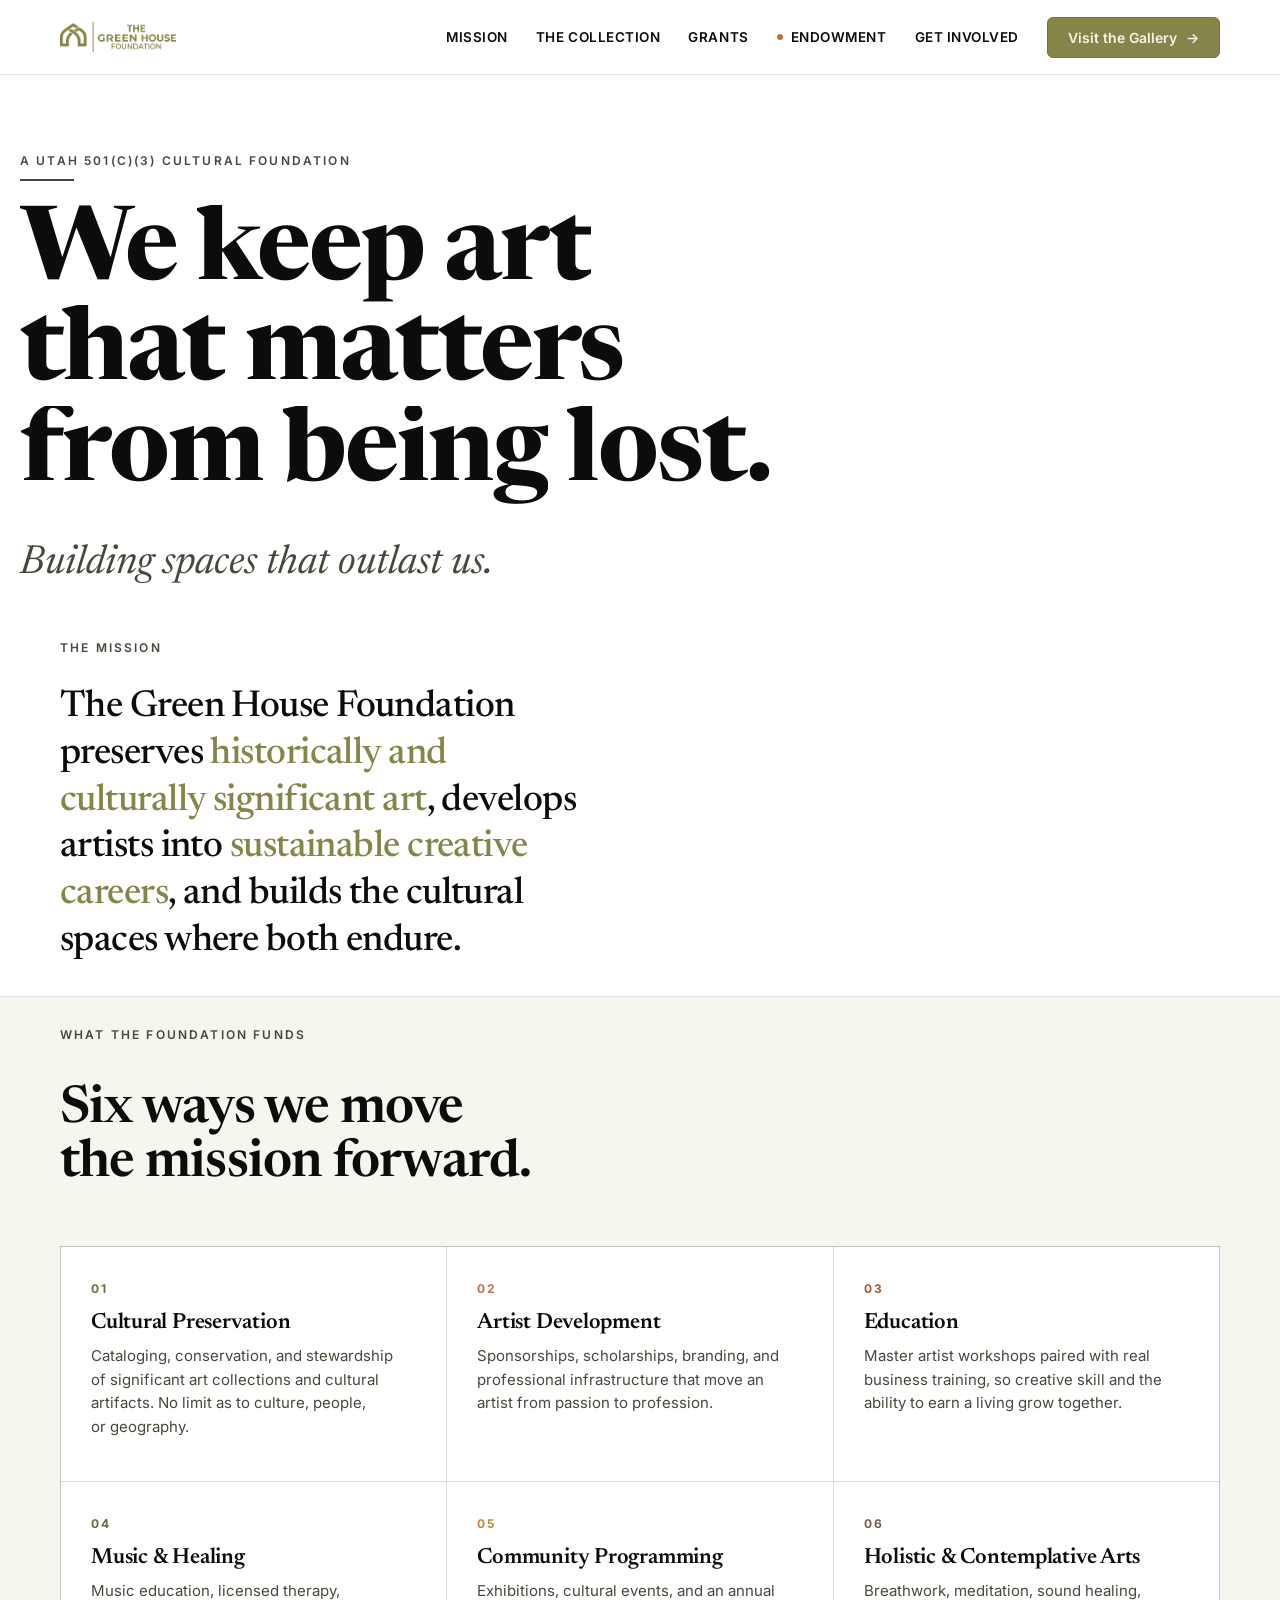
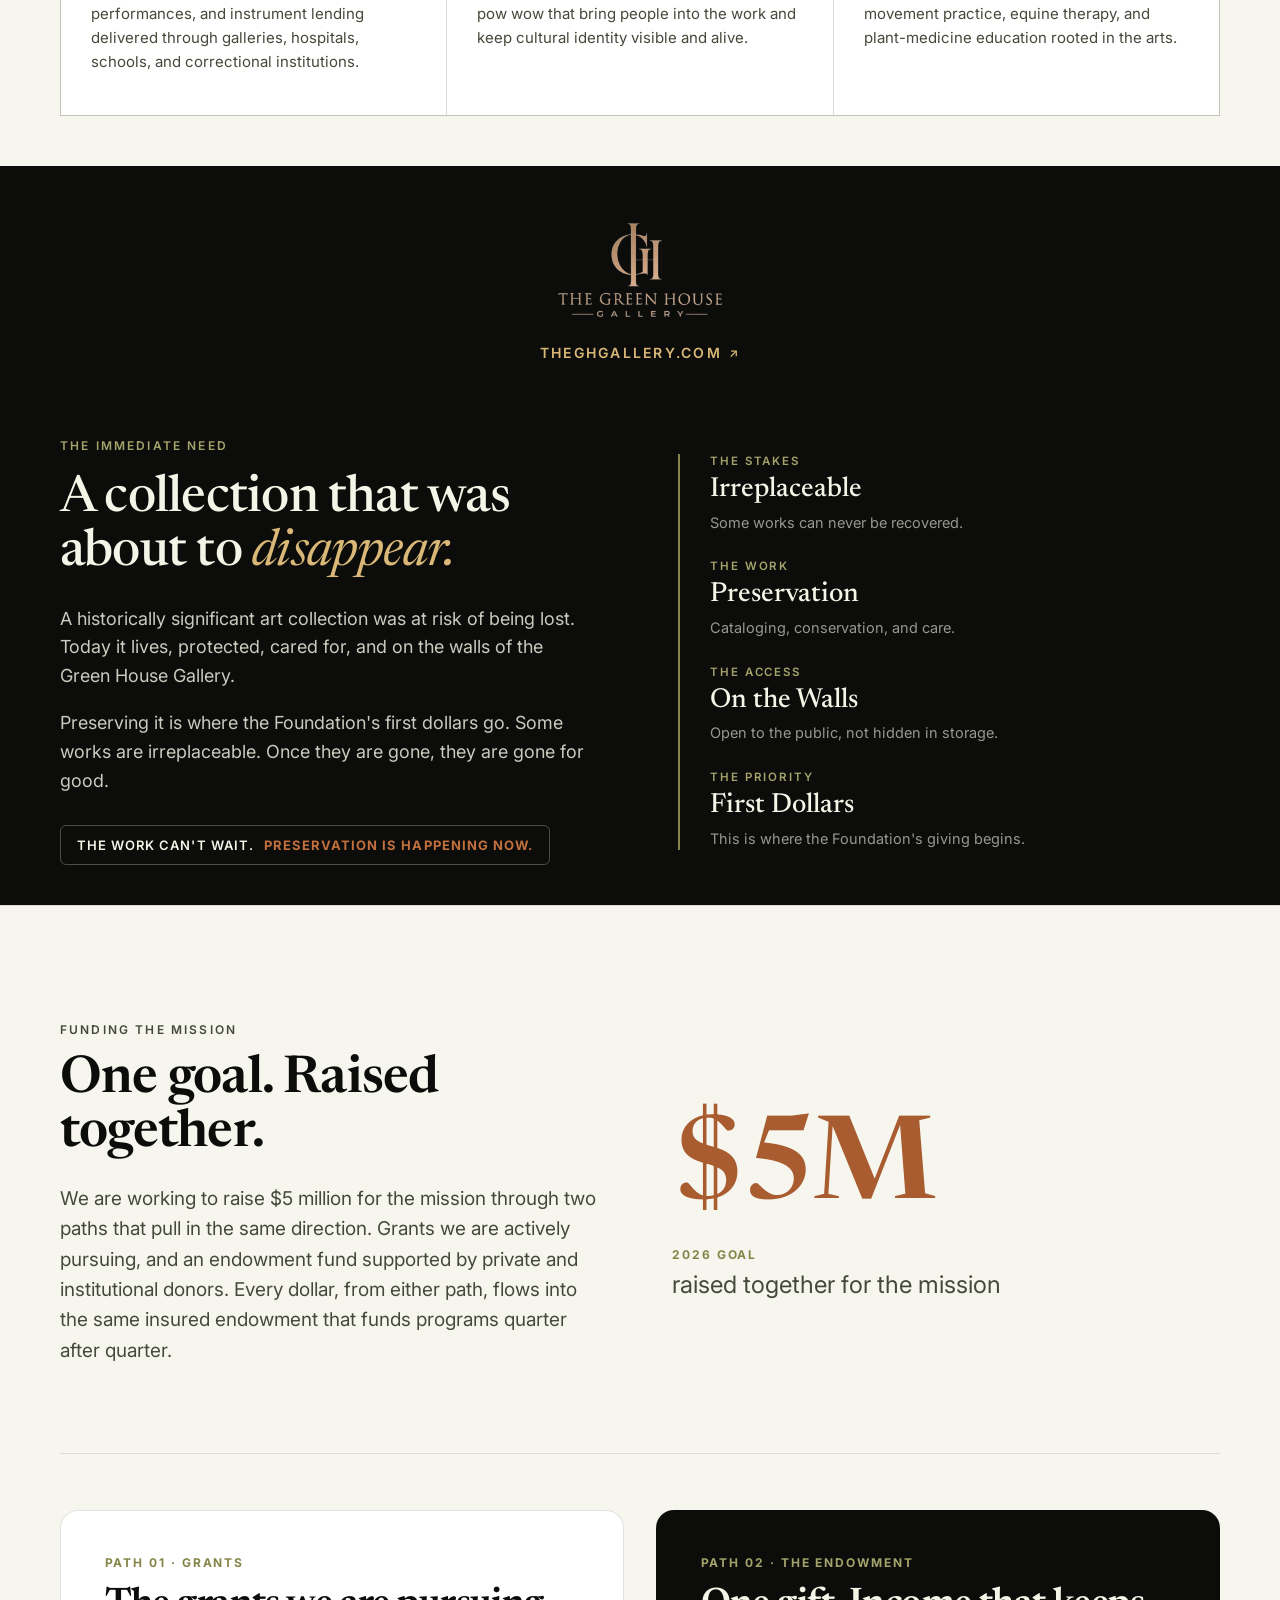
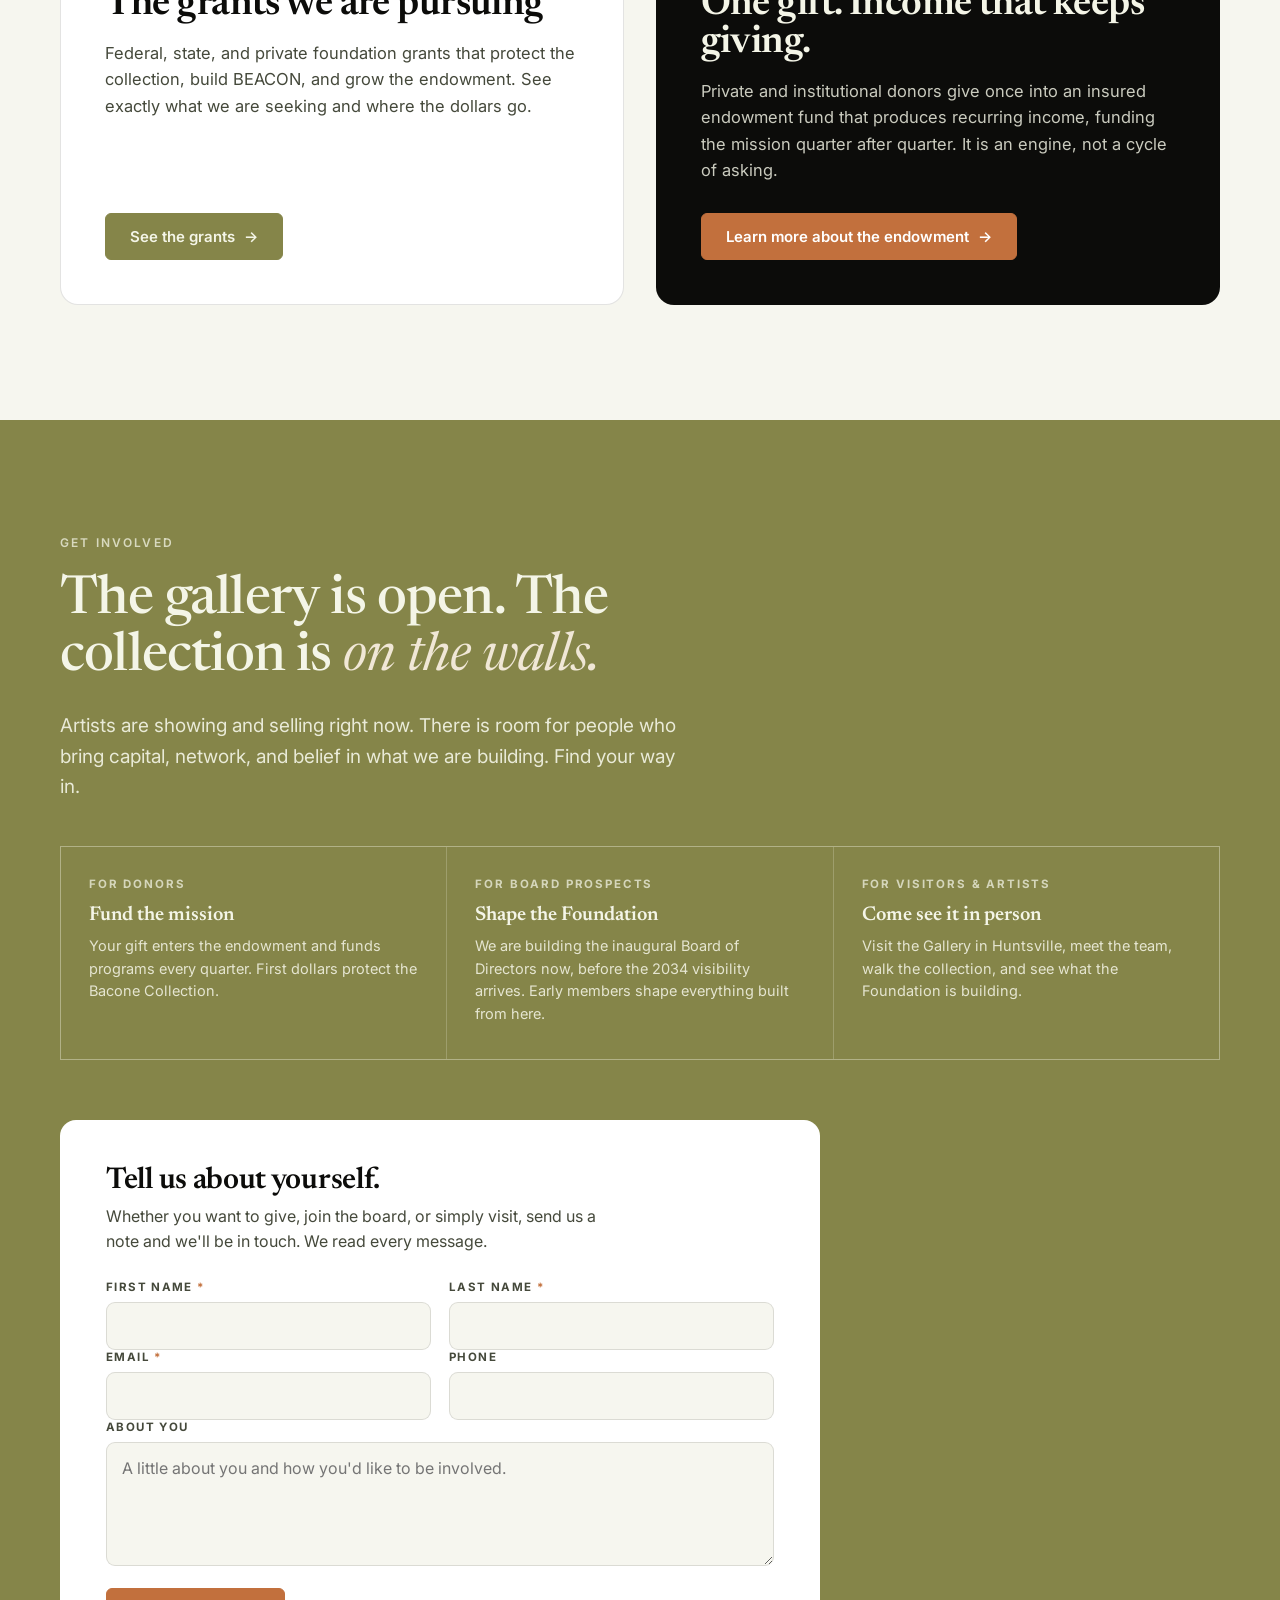
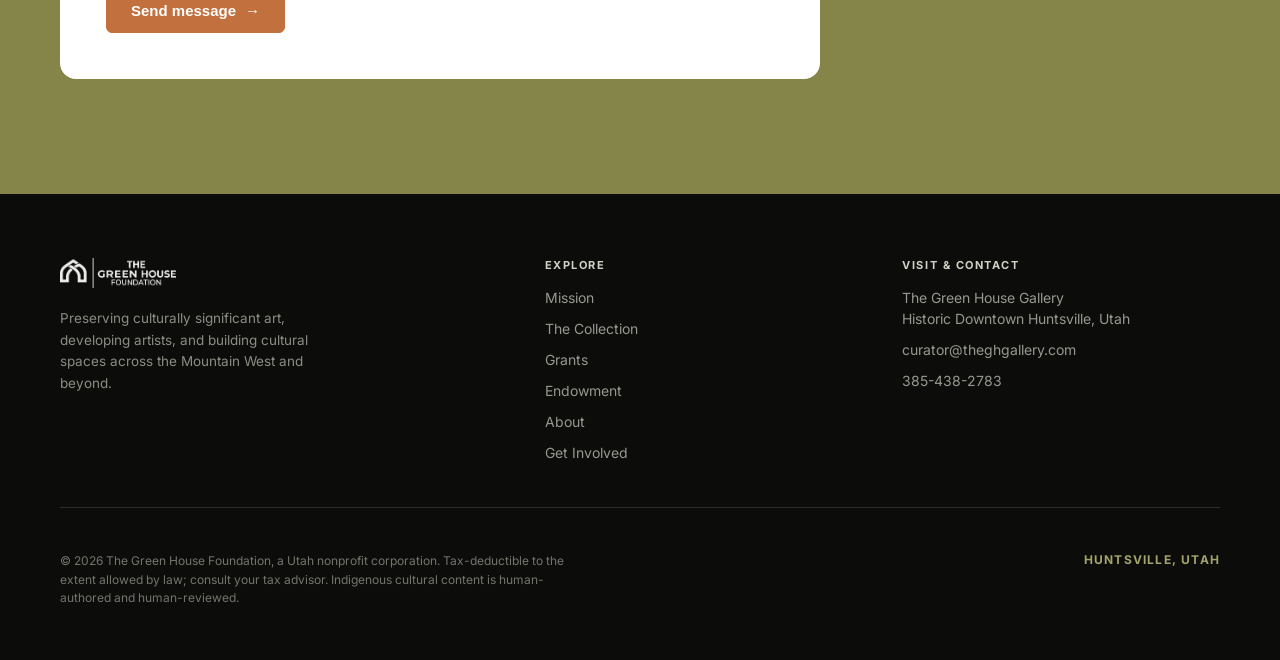
<file: index.html>
<!-- @dsCard group="Foundation Website" viewport="1280x900" name="Foundation website" subtitle="Real mission: preserve, develop, build — Bacone, BEACON, the corridor, endowment" -->
<!DOCTYPE html>
<html lang="en">
<head>
<meta charset="utf-8" />
<meta name="viewport" content="width=device-width, initial-scale=1" />
<title>The Green House Foundation | We keep art that matters from being lost</title>
<meta name="description" content="The Green House Foundation preserves culturally significant art, develops artists into sustainable creative careers, and builds cultural spaces. A Utah 501(c)(3)." />
<link rel="stylesheet" href="styles.css" />
<link rel="preconnect" href="https://fonts.googleapis.com" />
<link rel="preconnect" href="https://fonts.gstatic.com" crossorigin />
<link rel="stylesheet" href="https://fonts.googleapis.com/css2?family=Newsreader:ital,opsz,wght@0,6..72,400;0,6..72,500;0,6..72,600;0,6..72,700;1,6..72,400;1,6..72,500;1,6..72,600;1,6..72,700&family=Inter:wght@400;500;600;700&display=swap" />
<script>
document.documentElement.className += ' js-anim';
/* Tweakable controls — defaults persisted by the host between the EDITMODE markers. */
window.__TWK = /*EDITMODE-BEGIN*/{
  "film": false,
  "accent": "ink",
  "headline": "rise-blur"
}/*EDITMODE-END*/;
(function (t) {
  var r = document.documentElement;
  r.setAttribute('data-film', t.film ? 'on' : 'off');   /* film off = video removed */
  r.setAttribute('data-accent', t.accent);
  r.setAttribute('data-headline', t.headline);
})(window.__TWK);
</script>
<style>
  :root {
    --ink: #0C0C0A;          /* true black */
    --ink-2: #45493B;        /* secondary ink */
    --paper: #FFFFFF;
    --paper-2: #F6F6EF;      /* warm off-white */
    --hair: rgba(26,30,20,0.12);
    --olive-deep: #6F6F3D;
    --clay: #C2704F;
    --ochre: #DAB877;
    --sage: #A3A36B;
    --ground: #F0E7D6;
    --ember: #C2703D;
    --ember-deep: #A85C2F;
    /* self-contained fallbacks (also defined in styles.css; inlined so the page
       renders correctly even if the external stylesheet does not load) */
    --olive: #858549;
    --cream: #F4F5E7;
    --font-display: 'Newsreader', Georgia, 'Times New Roman', serif;
    --font-body: 'Inter', system-ui, -apple-system, 'Segoe UI', sans-serif;
  }
  * { box-sizing: border-box; }
  html, body { margin: 0; background: var(--paper); }
  body { font-family: var(--font-body); color: var(--ink); -webkit-font-smoothing: antialiased; }

  .display { font-family: var(--font-display); font-optical-sizing: auto; font-weight: 700; letter-spacing: -0.02em; line-height: 0.98; }
  .serif-5 { font-family: var(--font-display); font-optical-sizing: auto; font-weight: 500; letter-spacing: -0.015em; }
  .serif-6 { font-family: var(--font-display); font-optical-sizing: auto; font-weight: 600; letter-spacing: -0.015em; }
  .eyebrow { font-family: var(--font-body); font-size: 12px; font-weight: 600; letter-spacing: 0.18em; text-transform: uppercase; }
  .wrap { max-width: 1240px; margin: 0 auto; padding: 0 40px; }

  /* ---- Buttons ---- */
  .btn { display: inline-flex; align-items: center; gap: 9px; padding: 13px 24px; font-size: 15px; font-weight: 600; border-radius: 6px; border: 1px solid transparent; cursor: pointer; text-decoration: none; white-space: nowrap; transition: background .16s, color .16s, border-color .16s, transform .12s; }
  .btn .arr { transition: transform .18s; }
  .btn:hover .arr { transform: translateX(4px); }
  .btn:active { transform: translateY(1px); }
  .btn-olive { background: var(--olive); color: var(--cream); border-color: var(--olive); }
  .btn-olive:hover { background: var(--olive-deep); border-color: var(--olive-deep); }
  .btn-line { background: transparent; color: #20241A; border-color: #20241A; }
  .btn-line:hover { background: #20241A; color: var(--cream); }
  .btn-ember { background: var(--ember); color: #fff; border-color: var(--ember); }
  .btn-ember:hover { background: var(--ember-deep); border-color: var(--ember-deep); }
  .btn-cream { background: var(--cream); color: var(--olive-deep); border-color: var(--cream); }
  .btn-cream:hover { background: #fff; }
  .btn-cream-ghost { background: transparent; color: var(--cream); border-color: rgba(244,245,231,0.55); }
  .btn-cream-ghost:hover { background: rgba(244,245,231,0.12); }
  .btn-sm { padding: 11px 20px; font-size: 14px; }

  /* ---- Nav ---- */
  header.nav { position: sticky; top: 0; z-index: 30; background: rgba(255,255,255,0.86); backdrop-filter: blur(12px); -webkit-backdrop-filter: blur(12px); border-bottom: 1px solid var(--hair); }
  .nav-inner { display: flex; align-items: center; justify-content: space-between; height: 74px; }
  .nav-links { display: flex; align-items: center; gap: 28px; }
  .nav-links a.lnk { font-size: 13.5px; font-weight: 600; letter-spacing: 0.04em; text-transform: uppercase; color: var(--ink); text-decoration: none; position: relative; padding: 4px 0; white-space: nowrap; }
  .nav-links a.lnk::after { content: ""; position: absolute; left: 0; right: 0; bottom: 0; height: 2px; background: var(--clay); transform: scaleX(0); transform-origin: left; transition: transform .25s cubic-bezier(.16,1,.3,1); }
  .nav-links a.lnk:hover::after { transform: scaleX(1); }
  /* Endowment = the donor path: ember marker that quietly pulses for recognition */
  .nav-links a.lnk.endow { display: inline-flex; align-items: center; gap: 8px; }
  .nav-links a.lnk.endow::before { content: ""; width: 6px; height: 6px; border-radius: 50%; background: var(--ember); animation: endowPulse 2.8s ease-in-out infinite; }
  @keyframes endowPulse { 0%, 100% { box-shadow: 0 0 0 0 rgba(194,112,61,0.5); } 55% { box-shadow: 0 0 0 6px rgba(194,112,61,0); } }
  .logo { height: 30px; width: auto; display: block; }
  /* brand lockup: Foundation logo + Gallery wordmark link */
  .nav-brand { display: flex; align-items: center; gap: 15px; }
  .nav-brand .divider { width: 1px; height: 22px; background: var(--hair); }
  .gallery-link { font-size: 12.5px; font-weight: 600; letter-spacing: 0.05em; text-transform: uppercase; color: var(--ink-2); text-decoration: none; display: inline-flex; align-items: center; gap: 5px; white-space: nowrap; transition: color .16s; }
  .gallery-link:hover { color: var(--clay); }
  .gallery-link .ext { font-size: 12px; line-height: 1; transform: translateY(-1px); }

  /* ---- Hero ---- */
  .hero { padding: 76px 0 36px; }
  .hero h1 { font-size: clamp(48px, 8vw, 116px); margin: 0; max-width: 15ch; color: var(--ink); }
  .hero .lead { display: flex; justify-content: space-between; align-items: flex-end; gap: 40px; margin-top: 30px; flex-wrap: wrap; }
  .hero .lead p { font-family: var(--font-display); font-style: italic; font-weight: 400; font-size: clamp(20px, 2vw, 26px); line-height: 1.4; color: var(--ink-2); max-width: 34ch; margin: 0; }
  .hero .cta-row { display: flex; gap: 14px; flex-wrap: wrap; }

  /* hero video */
  .video { position: relative; margin-top: 44px; border-radius: 18px; overflow: hidden; aspect-ratio: 16 / 7; background: linear-gradient(115deg, #cdd8c6, #b9c7c9 45%, #e3d2bf 100%); }
  .video .hero-vid { position: absolute; inset: 0; width: 100%; height: 100%; object-fit: cover; border: 0; z-index: 1; }
  .video .grain-l { position: absolute; inset: 0; opacity: 0.10; mix-blend-mode: overlay; z-index: 2;
    background-image: url("data:image/svg+xml,%3Csvg xmlns='http://www.w3.org/2000/svg' width='140' height='140'%3E%3Cfilter id='n'%3E%3CfeTurbulence type='fractalNoise' baseFrequency='0.9' numOctaves='2'/%3E%3C/filter%3E%3Crect width='100%25' height='100%25' filter='url(%23n)'/%3E%3C/svg%3E"); }
  .video .meta { position: absolute; left: 22px; bottom: 20px; z-index: 3; color: rgba(26,30,20,0.7); font-size: 12px; font-weight: 600; letter-spacing: 0.14em; text-transform: uppercase; }

  /* ---- section scaffolding ---- */
  section { padding: clamp(74px, 9vw, 128px) 0; }
  .shead { margin-bottom: 54px; }
  .shead.split { display: flex; justify-content: space-between; align-items: flex-end; gap: 32px; flex-wrap: wrap; }
  .shead .eyebrow { color: var(--clay); margin-bottom: 16px; }
  .shead h2 { font-family: var(--font-display); font-optical-sizing: auto; font-weight: 600; font-size: clamp(30px, 4.2vw, 52px); letter-spacing: -0.015em; line-height: 1.05; margin: 0; max-width: 18ch; }
  .shead .meta { font-size: 16px; color: var(--ink-2); max-width: 34ch; line-height: 1.55; }

  /* statement / mission */
  .statement { border-bottom: 1px solid var(--hair); }
  .statement .lead { font-family: var(--font-display); font-optical-sizing: auto; font-weight: 500; font-size: clamp(23px, 2.9vw, 38px); line-height: 1.26; letter-spacing: -0.015em; color: var(--ink); max-width: 26ch; margin: 30px 0 0; }
  .statement .lead .hl { color: var(--olive); }
  .statement .note { margin-top: 36px; font-size: 18px; color: var(--ink-2); max-width: 54ch; line-height: 1.6; }

  /* programs */
  .programs { background: var(--paper-2); }
  .prog-grid { display: grid; grid-template-columns: repeat(3, 1fr); gap: 1px; background: var(--hair); border: 1px solid var(--hair); }
  .prog { background: var(--paper); padding: 34px 30px 42px; transition: background .2s; }
  .prog:hover { background: #FBFBF4; }
  .prog .num { font-size: 12px; font-weight: 700; letter-spacing: 0.16em; color: var(--sage); }
  /* each program number gets its own warm earth tone */
  .prog:nth-child(1) .num { color: #6F6F3D; } /* olive */
  .prog:nth-child(2) .num { color: #C2704F; } /* clay */
  .prog:nth-child(3) .num { color: var(--ember-deep); }
  .prog:nth-child(4) .num { color: #5E6B3F; } /* deep green */
  .prog:nth-child(5) .num { color: #B98B3E; } /* ochre */
  .prog:nth-child(6) .num { color: #7A5A43; } /* umber */
  .prog h3 { font-family: var(--font-display); font-optical-sizing: auto; font-weight: 600; font-size: 22px; letter-spacing: -0.01em; margin: 16px 0 10px; color: var(--ink); }
  .prog p { font-size: 15px; line-height: 1.58; color: var(--ink-2); margin: 0; }

  /* bacone — dark urgent band */
  .bacone { background: var(--ink); color: var(--cream); }
  .bacone .row { display: grid; grid-template-columns: 1fr 1fr; gap: clamp(36px, 6vw, 84px); align-items: center; }
  .bacone .eyebrow { color: var(--sage); margin-bottom: 20px; }
  .bacone h2 { font-family: var(--font-display); font-weight: 500; font-size: clamp(30px, 4vw, 52px); line-height: 1.05; letter-spacing: -0.015em; color: var(--cream); margin: 0 0 24px; }
  .bacone h2 .em { font-style: italic; font-weight: 400; color: var(--ochre); }
  .bacone p { color: rgba(244,245,231,0.82); font-size: 18px; line-height: 1.6; max-width: 48ch; margin: 0 0 18px; }
  .bacone .clock { margin-top: 12px; display: inline-flex; align-items: center; gap: 10px; font-size: 13px; font-weight: 600; letter-spacing: 0.08em; text-transform: uppercase; color: var(--cream); border: 1px solid rgba(244,245,231,0.28); padding: 11px 16px; border-radius: 6px; }
  .bacone .clock b { color: var(--ember); }
  .bacone .facts { border-left: 2px solid var(--olive); padding-left: 30px; display: grid; gap: 26px; }
  .bacone .fact .k { font-size: 11.5px; font-weight: 600; letter-spacing: 0.16em; text-transform: uppercase; color: var(--sage); margin-bottom: 6px; }
  .bacone .fact .v { font-family: var(--font-display); font-weight: 500; font-size: clamp(20px, 2.2vw, 27.5px); line-height: 1.15; color: var(--cream); }
  .bacone .fact .v small { display: block; font-family: var(--font-body); font-weight: 400; font-size: 14.5px; color: rgba(244,245,231,0.6); margin-top: 6px; line-height: 1.5; }
  /* gallery destination block */
  .bacone .gallery-cta { grid-column: 1 / -1; margin-top: clamp(46px, 6vw, 78px); padding-top: clamp(34px, 4vw, 50px); border-top: 1px solid rgba(244,245,231,0.16); display: flex; flex-direction: column; align-items: center; gap: 20px; text-align: center; }
  .bacone .gallery-cta-logo { display: inline-block; transition: opacity .16s, transform .25s cubic-bezier(.16,1,.3,1); }
  .bacone .gallery-cta-logo:hover { opacity: 0.92; transform: translateY(-2px); }
  .bacone .gallery-cta-logo img { height: clamp(76px, 9vw, 108px); width: auto; display: block; }
  .bacone .gallery-cta-url { font-size: 14px; font-weight: 600; letter-spacing: 0.16em; text-transform: uppercase; color: var(--ochre); text-decoration: none; display: inline-flex; align-items: center; gap: 7px; transition: color .16s; }
  .bacone .gallery-cta-url:hover { color: var(--ember); }
  .bacone .gallery-cta-url .ext { font-size: 12px; }

  /* beacon — ember moment */
  .beacon { position: relative; background: var(--paper); overflow: hidden; }
  .beacon::before { content: ""; position: absolute; inset: 0; background: radial-gradient(120% 80% at 80% 0%, rgba(194,112,61,0.10), transparent 55%); pointer-events: none; }
  .beacon .wrap { position: relative; z-index: 2; }
  .beacon .tag { display: inline-flex; align-items: center; gap: 9px; font-size: 12px; font-weight: 700; letter-spacing: 0.18em; text-transform: uppercase; color: var(--ember-deep); margin-bottom: 22px; }
  .beacon .tag .dot { width: 8px; height: 8px; border-radius: 50%; background: var(--ember); box-shadow: 0 0 0 4px rgba(194,112,61,0.18); }
  .beacon h2 { font-family: var(--font-display); font-weight: 600; font-size: clamp(30px, 4.2vw, 54px); line-height: 1.04; letter-spacing: -0.015em; margin: 0 0 22px; max-width: 20ch; color: var(--ink); }
  .beacon h2 .em { font-style: italic; font-weight: 400; color: var(--ember-deep); }
  .beacon .lead { font-size: 19px; line-height: 1.6; color: var(--ink-2); max-width: 60ch; margin: 0 0 48px; }
  .journey { display: grid; grid-template-columns: repeat(4, 1fr); gap: 1px; background: var(--hair); border: 1px solid var(--hair); margin-bottom: 46px; }
  .step { background: var(--paper); padding: 28px 24px 32px; }
  .step .s-num { font-size: 12px; font-weight: 700; letter-spacing: 0.14em; color: var(--ember); margin-bottom: 14px; }
  .step h3 { font-family: var(--font-display); font-weight: 600; font-size: 19px; margin: 0 0 8px; color: var(--ink); }
  .step p { font-size: 14.5px; line-height: 1.55; color: var(--ink-2); margin: 0; }
  .closing-q { background: var(--ink); color: var(--cream); border-radius: 12px; padding: clamp(40px, 6vw, 64px); display: flex; flex-direction: column; gap: 24px; align-items: flex-start; }
  .closing-q .q-eyebrow { font-size: 12px; font-weight: 700; letter-spacing: 0.2em; text-transform: uppercase; color: var(--ember); }
  .closing-q .q { font-family: var(--font-display); font-style: italic; font-weight: 400; font-size: clamp(26px, 3.6vw, 44px); line-height: 1.18; max-width: 18ch; margin: 0; }
  .beacon .partners { margin-top: 36px; font-size: 13.5px; letter-spacing: 0.02em; color: var(--ink-2); line-height: 1.6; max-width: 80ch; }
  .beacon .partners b { color: var(--ink); }

  /* location */
  .location { background: var(--paper-2); border-top: 1px solid var(--hair); }
  .location .intro { font-size: 19px; color: var(--ink-2); max-width: 54ch; margin: 0 0 52px; line-height: 1.6; }
  .corridor { display: grid; grid-template-columns: repeat(3, 1fr); gap: 24px; }
  .place { background: var(--paper); border: 1px solid var(--hair); border-top: 3px solid var(--olive); border-radius: 0 0 8px 8px; padding: 30px 28px 34px; }
  .place .p-name { font-family: var(--font-display); font-weight: 600; font-size: 21px; color: var(--ink); margin-bottom: 4px; letter-spacing: -0.01em; }
  .place .p-dist { font-size: 11px; font-weight: 700; letter-spacing: 0.14em; text-transform: uppercase; color: var(--olive); margin-bottom: 16px; }
  .place p { font-size: 15px; line-height: 1.58; color: var(--ink-2); margin: 0; }
  .location .closer { margin-top: 48px; font-family: var(--font-display); font-weight: 500; font-size: clamp(20px, 2.4vw, 30px); line-height: 1.32; color: var(--ink); max-width: 32ch; letter-spacing: -0.01em; }

  /* endowment */
  .endow .row { display: grid; grid-template-columns: 0.85fr 1.15fr; gap: clamp(36px, 6vw, 80px); align-items: start; }
  .endow .lede { font-size: 19px; color: var(--ink-2); max-width: 42ch; line-height: 1.6; margin: 0; }
  .endow .steps { display: grid; gap: 1px; background: var(--hair); border: 1px solid var(--hair); }
  .estep { background: var(--paper); padding: 26px 28px; display: flex; gap: 22px; align-items: flex-start; }
  .estep .en { font-family: var(--font-display); font-weight: 600; font-size: 30px; color: var(--sage); line-height: 1; min-width: 40px; }
  .estep h3 { font-family: var(--font-display); font-weight: 600; font-size: 18px; margin: 0 0 6px; color: var(--ink); }
  .estep p { font-size: 15px; color: var(--ink-2); line-height: 1.55; margin: 0; }
  .endow .fine { margin-top: 22px; font-size: 13px; color: var(--ink-2); font-style: italic; max-width: 60ch; line-height: 1.5; }
  /* endowment CTA box */
  .endow-box { background: var(--ink); color: var(--cream); border-radius: 18px; padding: clamp(40px, 6vw, 72px); display: grid; grid-template-columns: 1.2fr 0.8fr; gap: clamp(32px, 5vw, 64px); align-items: center; }
  .endow-box .eyebrow { color: var(--sage); margin-bottom: 18px; }
  .endow-box h2 { font-family: var(--font-display); font-optical-sizing: auto; font-weight: 600; font-size: clamp(30px, 4vw, 52px); line-height: 1.04; letter-spacing: -0.015em; color: var(--cream); margin: 0 0 20px; }
  .endow-box p { font-size: 19px; line-height: 1.6; color: rgba(244,245,231,0.82); max-width: 46ch; margin: 0; }
  .endow-box-cta { display: flex; justify-content: flex-end; }
  @media (max-width: 980px) { .endow-box { grid-template-columns: 1fr; gap: 30px; } .endow-box-cta { justify-content: flex-start; } }

  /* funding — unified grants + endowment, one collective goal */
  .fund-top { display: grid; grid-template-columns: 1fr 1fr; gap: clamp(32px, 5vw, 72px); align-items: center; padding-bottom: clamp(32px, 4vw, 52px); margin-bottom: clamp(36px, 4.5vw, 56px); border-bottom: 1px solid var(--hair); }
  .fund-head { max-width: 560px; }
  .fund-goal { display: flex; align-items: baseline; gap: clamp(16px, 2vw, 26px); flex-wrap: wrap; justify-content: flex-start; }
  .fund-goal .g-fig { font-family: var(--font-display); font-optical-sizing: auto; font-weight: 600; font-size: clamp(72px, 9vw, 150px); line-height: 0.86; letter-spacing: -0.03em; color: var(--ember-deep); }
  .fund-goal .g-meta { display: flex; flex-direction: column; gap: 6px; }
  .fund-goal .g-k { font-size: 12px; font-weight: 700; letter-spacing: 0.16em; text-transform: uppercase; color: var(--olive); }
  .fund-goal .g-sub { font-size: clamp(18px, 2vw, 24px); color: var(--ink-2); line-height: 1.4; max-width: 22ch; }
  .fund-paths { display: grid; grid-template-columns: 1fr 1fr; gap: clamp(20px, 3vw, 32px); }
  .fpath { background: var(--paper); border: 1px solid var(--hair); border-radius: 18px; padding: clamp(30px, 3.4vw, 48px); display: flex; flex-direction: column; }
  .fpath.dark { background: var(--ink); border-color: transparent; }
  .fp-k { font-size: 12px; font-weight: 700; letter-spacing: 0.16em; text-transform: uppercase; color: var(--olive); margin-bottom: 16px; }
  .fpath.dark .fp-k { color: var(--sage); }
  .fpath h3 { font-family: var(--font-display); font-optical-sizing: auto; font-weight: 600; font-size: clamp(26px, 3vw, 38px); letter-spacing: -0.015em; color: var(--ink); margin: 0 0 16px; }
  .fpath.dark h3 { color: var(--cream); }
  .fpath p { font-size: 16.5px; line-height: 1.6; color: var(--ink-2); margin: 0 0 30px; flex: 1; }
  .fpath.dark p { color: rgba(244,245,231,0.82); }
  .fpath .btn { align-self: flex-start; }
  @media (max-width: 860px) { .fund-top { grid-template-columns: 1fr; gap: 28px; } .fund-paths { grid-template-columns: 1fr; } .fund-goal .g-fig { font-size: clamp(72px, 22vw, 120px); } }

  /* grants — active funding goal */
  .grants { background: var(--paper-2); border-top: 1px solid var(--hair); }
  .grants .grants-row { display: grid; grid-template-columns: 1.15fr 0.85fr; gap: clamp(36px, 6vw, 80px); align-items: center; }
  .grants .eyebrow { color: var(--clay); margin-bottom: 16px; }
  .grants h2 { font-family: var(--font-display); font-optical-sizing: auto; font-weight: 600; font-size: clamp(30px, 4.2vw, 52px); letter-spacing: -0.015em; line-height: 1.05; margin: 0 0 22px; max-width: 18ch; color: var(--ink); }
  .grants .lead { font-size: 19px; line-height: 1.6; color: var(--ink-2); max-width: 50ch; margin: 0 0 36px; }
  .grants .cta-row { display: flex; gap: 14px; flex-wrap: wrap; align-items: center; }
  .grants .cta-note { font-size: 14px; color: var(--ink-2); }
  .grants-goal { background: var(--ink); color: var(--cream); border-radius: 14px; padding: clamp(32px, 4vw, 46px); }
  .grants-goal .g-k { font-size: 11.5px; font-weight: 700; letter-spacing: 0.16em; text-transform: uppercase; color: var(--sage); margin-bottom: 18px; }
  .grants-goal .g-fig { font-family: var(--font-display); font-optical-sizing: auto; font-weight: 600; font-size: clamp(64px, 9vw, 104px); line-height: 0.92; letter-spacing: -0.02em; color: var(--ember); }
  .grants-goal .g-sub { font-family: var(--font-display); font-optical-sizing: auto; font-weight: 500; font-size: clamp(19px, 2.2vw, 24px); line-height: 1.25; color: var(--cream); margin-top: 14px; max-width: 18ch; }
  .grants-goal .g-note { font-size: 14.5px; line-height: 1.55; color: rgba(244,245,231,0.6); margin-top: 24px; padding-top: 22px; border-top: 1px solid rgba(244,245,231,0.16); }
  /* BEACON folded into the grants section as a contained box */
  .grants-beacon { margin-top: clamp(48px, 7vw, 92px); padding: clamp(34px, 5vw, 64px); border: 1px solid var(--hair); border-radius: 18px; }

  /* involved — olive band */
  .involved { background: var(--olive); color: var(--cream); }
  .involved .eyebrow { color: rgba(244,245,231,0.75); margin-bottom: 22px; }
  .involved h2 { font-family: var(--font-display); font-weight: 500; font-size: clamp(30px, 4.2vw, 54px); line-height: 1.05; letter-spacing: -0.015em; color: var(--cream); max-width: 18ch; margin: 0 0 26px; }
  .involved h2 .em { font-style: italic; font-weight: 400; color: var(--ground); }
  .involved .lead { font-size: 19px; color: rgba(244,245,231,0.9); max-width: 52ch; margin: 0 0 44px; line-height: 1.6; }
  .paths { display: grid; grid-template-columns: repeat(3, 1fr); gap: 1px; background: rgba(244,245,231,0.22); border: 1px solid rgba(244,245,231,0.22); margin-bottom: 46px; }
  .path { background: var(--olive); padding: 30px 28px 34px; transition: background .2s; }
  .path:hover { background: var(--olive-deep); }
  .path .p-k { font-size: 11.5px; font-weight: 700; letter-spacing: 0.16em; text-transform: uppercase; color: rgba(244,245,231,0.72); margin-bottom: 14px; }
  .path h3 { font-family: var(--font-display); font-weight: 600; font-size: 20px; color: var(--cream); margin: 0 0 10px; }
  .path p { font-size: 14.5px; line-height: 1.55; color: rgba(244,245,231,0.86); margin: 0; }
  .involved .cta-row { display: flex; gap: 14px; flex-wrap: wrap; }

  /* get-involved signup form */
  .signup { background: var(--paper); border-radius: 16px; padding: clamp(28px, 4vw, 46px); margin-top: clamp(40px, 5vw, 60px); max-width: 760px; }
  .signup-intro h3 { font-family: var(--font-display); font-optical-sizing: auto; font-weight: 600; font-size: clamp(22px, 2.6vw, 30px); color: var(--ink); margin: 0 0 8px; letter-spacing: -0.01em; }
  .signup-intro p { font-size: 16px; color: var(--ink-2); line-height: 1.55; margin: 0 0 26px; max-width: 52ch; }
  .join-form .f-grid { display: grid; grid-template-columns: 1fr 1fr; gap: 18px; }
  .join-form .field { margin-bottom: 18px; }
  .join-form .f-grid .field { margin-bottom: 0; }
  .join-form label { display: block; font-size: 11.5px; font-weight: 700; letter-spacing: 0.12em; text-transform: uppercase; color: var(--ink-2); margin-bottom: 8px; }
  .join-form label .req { color: var(--ember); }
  .join-form input, .join-form textarea { width: 100%; box-sizing: border-box; font-family: var(--font-body); font-size: 16px; color: var(--ink); background: var(--paper-2); border: 1px solid var(--hair); border-radius: 9px; padding: 13px 15px; transition: border-color .16s, box-shadow .16s; }
  .join-form input:focus, .join-form textarea:focus { outline: none; border-color: var(--ember); box-shadow: 0 0 0 3px rgba(194,112,61,0.16); }
  .join-form textarea { resize: vertical; min-height: 122px; line-height: 1.5; }
  .join-form .submit-row { display: flex; align-items: center; gap: 18px; flex-wrap: wrap; margin-top: 4px; }
  .join-form .form-status { font-size: 14.5px; margin: 0; color: var(--ink-2); line-height: 1.5; }
  .join-form .form-status.ok { color: #4d7a3a; }
  .join-form .form-status.err { color: var(--ember-deep); }
  .join-form button[disabled] { opacity: .6; cursor: default; }
  @media (max-width: 640px) { .join-form .f-grid { grid-template-columns: 1fr; gap: 18px; } .join-form .f-grid .field { margin-bottom: 0; } }

  /* footer */
  footer.ft { background: var(--ink); color: var(--paper); padding: 64px 0 40px; }
  .ft .top { display: grid; grid-template-columns: 1.4fr 1fr 1fr; gap: 40px; padding-bottom: 44px; border-bottom: 1px solid rgba(244,245,231,0.14); }
  .ft .brand img { height: 30px; margin-bottom: 16px; filter: brightness(0) invert(1); opacity: 0.92; }
  .ft .blurb { font-size: 13.5px; color: rgba(244,245,231,0.55); line-height: 1.6; max-width: 280px; margin: 0; }
  .ft .col-h { font-size: 11px; font-weight: 700; letter-spacing: 0.14em; text-transform: uppercase; color: rgba(244,245,231,0.85); margin-bottom: 15px; }
  .ft ul { list-style: none; margin: 0; padding: 0; display: flex; flex-direction: column; gap: 10px; }
  .ft a, .ft p.line { font-size: 14px; color: rgba(244,245,231,0.6); text-decoration: none; margin: 0; line-height: 1.5; }
  .ft a:hover { color: #fff; }
  .ft .copy { margin-top: 32px; display: flex; justify-content: space-between; gap: 20px; flex-wrap: wrap; font-size: 12px; color: rgba(244,245,231,0.45); }
  .ft .copy .legal { max-width: 64ch; line-height: 1.55; }
  .ft .copy .badge { font-weight: 700; letter-spacing: 0.1em; text-transform: uppercase; color: var(--sage); }

  /* ---- motion + a11y ---- */
  html { scroll-behavior: smooth; }
  .display, .serif-5, .serif-6, .shead h2, .bacone h2, .beacon h2, .involved h2, .statement .lead { text-wrap: balance; }
  .prog p, .step p, .place p, .estep p, .path p, .hero .lead p, .statement .note, .beacon .lead { text-wrap: pretty; }
  a:focus-visible, button:focus-visible, input:focus-visible { outline: 2px solid var(--clay); outline-offset: 3px; border-radius: 4px; }

  .h-mask { display: inline-block; overflow: hidden; vertical-align: top; padding-bottom: 0.12em; margin-bottom: -0.12em; }
  .h-mask > span { display: inline-block; transition: transform 1s cubic-bezier(.16,1,.3,1), opacity .9s ease, filter .9s ease; }
  .js-anim .h-mask > span { transform: translateY(116%); opacity: 0; filter: blur(7px); }
  .js-anim.loaded .h-mask > span { transform: none; opacity: 1; filter: none; }

  .reveal { transition: opacity 0.85s cubic-bezier(.16,1,.3,1), transform 0.85s cubic-bezier(.16,1,.3,1); }
  .js-anim .reveal { opacity: 0; transform: translateY(24px); }
  .js-anim .reveal.in { opacity: 1; transform: none; }

  /* ---- hero entrance polish (top section) ---- */
  .js-anim header.nav { opacity: 0; transform: translateY(-12px); transition: opacity .7s ease, transform .8s cubic-bezier(.16,1,.3,1); }
  .js-anim.loaded header.nav { opacity: 1; transform: none; }
  .hero .eyebrow { display: inline-block; position: relative; padding-bottom: 13px; }
  .hero .eyebrow::after { content: ""; position: absolute; left: 0; bottom: 0; height: 2px; width: 54px; background: var(--clay); transform: scaleX(0); transform-origin: left; transition: transform .9s cubic-bezier(.16,1,.3,1) .55s; }
  .js-anim.loaded .hero .eyebrow::after { transform: scaleX(1); }
  .hero .cta-row .btn { transition: background .16s, color .16s, border-color .16s, transform .14s, box-shadow .24s ease; }
  .hero .cta-row .btn-olive:hover { box-shadow: 0 12px 26px -12px rgba(133,133,73,0.75); transform: translateY(-1px); }
  .hero .cta-row .btn-line:hover { transform: translateY(-1px); }

  @media (prefers-reduced-motion: reduce) {
    html { scroll-behavior: auto; }
    .h-mask > span, .reveal { transition: none !important; transform: none !important; opacity: 1 !important; filter: none !important; }
    header.nav { opacity: 1 !important; transform: none !important; }
    .hero .eyebrow::after { transform: scaleX(1) !important; }
    .nav-links a.lnk.endow::before { animation: none !important; }
  }

  @media (max-width: 1080px) {
    .nav-links { gap: 20px; }
    .nav-links a.lnk { display: none; }
  }
  @media (max-width: 980px) {
    .bacone .row, .endow .row, .grants .grants-row { grid-template-columns: 1fr; gap: 42px; }
    .prog-grid { grid-template-columns: repeat(2, 1fr); }
    .journey { grid-template-columns: repeat(2, 1fr); }
    .corridor, .paths { grid-template-columns: 1fr; }
    .ft .top { grid-template-columns: 1fr 1fr; }
  }
  @media (max-width: 640px) {
    .wrap { padding: 0 22px; }
    .nav-inner { height: 62px; }
    .hero { padding: 40px 0 18px; }
    section { padding: 60px 0; }
    .prog-grid, .journey { grid-template-columns: 1fr; }
    .video { margin-top: 32px; aspect-ratio: 4 / 3; }
    .ft .top { grid-template-columns: 1fr; gap: 30px; }
  }

  /* ---- Tweakable controls ---- */
  /* Hero film: off removes the video section above the mission */
  html[data-film="off"] .hero .video { display: none; }
  /* Accent: remaps the clay accent that drives the eyebrows + hero underline */
  html[data-accent="olive"] { --clay: #858549; }
  html[data-accent="ink"]   { --clay: #45493B; }
  /* Headline motion variants (base = rise + blur) */
  html.js-anim[data-headline="rise"] .h-mask > span { filter: none; }
  html.js-anim[data-headline="fade"] .h-mask > span { transform: none; filter: none; }

  /* Tweaks panel */
  #twk-panel { position: fixed; right: 16px; bottom: 16px; z-index: 2147483646; width: 250px; display: none;
    flex-direction: column; background: rgba(250,250,244,.85); color: #29261b;
    -webkit-backdrop-filter: blur(20px) saturate(160%); backdrop-filter: blur(20px) saturate(160%);
    border: .5px solid rgba(255,255,255,.65); border-radius: 14px;
    box-shadow: 0 12px 40px rgba(0,0,0,.18); font: 12px/1.4 var(--font-body), system-ui, sans-serif; }
  #twk-panel.open { display: flex; }
  .twk-hd { display: flex; align-items: center; justify-content: space-between; padding: 11px 8px 11px 14px; }
  .twk-hd b { font-size: 12.5px; font-weight: 600; letter-spacing: .01em; }
  .twk-x { border: 0; background: transparent; color: rgba(41,38,27,.5); width: 24px; height: 24px; border-radius: 6px; cursor: pointer; font-size: 16px; line-height: 1; }
  .twk-x:hover { background: rgba(0,0,0,.06); color: #29261b; }
  .twk-body { padding: 0 14px 14px; display: flex; flex-direction: column; gap: 13px; }
  .twk-sect { font-size: 10px; font-weight: 600; letter-spacing: .07em; text-transform: uppercase; color: rgba(41,38,27,.45); margin-bottom: 7px; }
  .twk-row { display: flex; align-items: center; justify-content: space-between; gap: 10px; }
  .twk-row .lbl { font-weight: 500; color: rgba(41,38,27,.82); }
  .twk-toggle { position: relative; width: 34px; height: 19px; border: 0; border-radius: 999px; background: rgba(0,0,0,.16); cursor: pointer; padding: 0; transition: background .15s; flex: 0 0 auto; }
  .twk-toggle[data-on="1"] { background: #858549; }
  .twk-toggle i { position: absolute; top: 2px; left: 2px; width: 15px; height: 15px; border-radius: 50%; background: #fff; box-shadow: 0 1px 2px rgba(0,0,0,.25); transition: transform .15s; }
  .twk-toggle[data-on="1"] i { transform: translateX(15px); }
  .twk-seg { display: flex; padding: 2px; border-radius: 9px; background: rgba(0,0,0,.06); gap: 2px; }
  .twk-seg button { flex: 1; border: 0; background: transparent; color: rgba(41,38,27,.7); font: inherit; font-size: 11px; font-weight: 500; padding: 5px 4px; border-radius: 7px; cursor: pointer; }
  .twk-seg button.on { background: #fff; color: #29261b; box-shadow: 0 1px 2px rgba(0,0,0,.12); }
  .twk-sw { display: flex; gap: 7px; }
  .twk-sw button { flex: 1; height: 27px; border-radius: 7px; border: 1.5px solid rgba(0,0,0,.12); cursor: pointer; }
  .twk-sw button.on { border-color: #29261b; box-shadow: 0 0 0 1px #29261b; }
</style>
</head>
<body>
  <!-- NAV -->
  <header class="nav">
    <div class="wrap nav-inner">
      <div class="nav-brand">
        <a href="#top" aria-label="The Green House Foundation home"><img class="logo" src="[data-uri]" alt="The Green House Foundation" /></a>
      </div>
      <nav class="nav-links">
        <a class="lnk" href="#mission">Mission</a>
        <a class="lnk" href="#bacone">The Collection</a>
        <a class="lnk" href="#grants">Grants</a>
        <a class="lnk endow" href="#endowment">Endowment</a>
        <a class="lnk" href="#involved">Get Involved</a>
        <a class="btn btn-olive btn-sm" href="#involved" style="border-color: rgb(168, 92, 47)">Visit the Gallery <span class="arr">&rarr;</span></a>
      </nav>
    </div>
  </header>

  <!-- HERO -->
  <div class="wrap hero" id="top" style="padding: 74px 0px 36px">
    <div class="eyebrow reveal" style="color:var(--clay); margin-bottom:24px; transition-delay:.04s;">A Utah 501(c)(3) Cultural Foundation</div>
    <h1 class="display">We keep art that matters from being lost.</h1>
    <div class="lead reveal" style="transition-delay: .5s; text-align: justify">
      <p style="font-size: 40px; text-align: right; padding: 0px">Building spaces that outlast us.</p>
    </div>

    <div class="video reveal" style="transition-delay:.62s;">
      <iframe class="hero-vid" src="hero-loop.html" title="Inside the Green House Gallery, ambient film" scrolling="no" loading="lazy"></iframe>
      <div class="grain-l" style="background-position: center center; background-size: contain; height: 30px"></div>
      <span class="meta">Inside the Green House Gallery &middot; Huntsville, Utah</span>
    </div>
  </div>

  <!-- MISSION -->
  <section class="statement" id="mission" style="padding: 0px 0px 30px">
    <div class="wrap">
      <p class="eyebrow reveal" style="color:var(--clay);">The Mission</p>
      <p class="lead reveal">The Green House Foundation preserves <span class="hl">historically and culturally significant art</span>, develops artists into <span class="hl">sustainable creative careers</span>, and builds the cultural spaces where both endure.</p>
    </div>
  </section>

  <!-- PROGRAMS -->
  <section class="programs" id="programs" style="padding: 0px 0px 50px">
    <div class="wrap" style="padding: 30px 40px 0px">
      <div class="shead reveal" style="padding: 0px">
        <div>
          <div class="eyebrow">What the Foundation Funds</div>
          <h2 style="padding: 25px 0px 0px">Six ways we move the mission forward.</h2>
        </div>
      </div>
      <div class="prog-grid reveal">
        <article class="prog"><div class="num">01</div><h3>Cultural Preservation</h3><p>Cataloging, conservation, and stewardship of significant art collections and cultural artifacts. No limit as to culture, people, or geography.</p></article>
        <article class="prog"><div class="num">02</div><h3>Artist Development</h3><p>Sponsorships, scholarships, branding, and professional infrastructure that move an artist from passion to profession.</p></article>
        <article class="prog"><div class="num">03</div><h3>Education</h3><p>Master artist workshops paired with real business training, so creative skill and the ability to earn a living grow together.</p></article>
        <article class="prog"><div class="num">04</div><h3>Music &amp; Healing</h3><p>Music education, licensed therapy, performances, and instrument lending delivered through galleries, hospitals, schools, and correctional institutions.</p></article>
        <article class="prog"><div class="num">05</div><h3>Community Programming</h3><p>Exhibitions, cultural events, and an annual pow wow that bring people into the work and keep cultural identity visible and alive.</p></article>
        <article class="prog"><div class="num">06</div><h3>Holistic &amp; Contemplative Arts</h3><p>Breathwork, meditation, sound healing, movement practice, equine therapy, and plant-medicine education rooted in the arts.</p></article>
      </div>
    </div>
  </section>

  <!-- BACONE -->
  <section class="bacone" id="bacone" style="padding: 40px 0px">
    <div class="wrap row" style="padding: 10px 40px 0px">
      <div class="gallery-cta reveal" style="margin: 0px; padding: 0px; border-top: none; border-bottom: 1px solid rgba(244,245,231,0.16); border-width: 0px; border-bottom-style: solid; border-bottom-color: rgba(244, 245, 231, 0.16)">
        <a class="gallery-cta-logo" href="https://theghgallery.com" target="_blank" rel="noopener" aria-label="The Green House Gallery, visit theghgallery.com"><img src="[data-uri]" alt="The Green House Gallery" /></a>
        <a class="gallery-cta-url" href="https://theghgallery.com" target="_blank" rel="noopener">theghgallery.com <span class="ext" aria-hidden="true">&#8599;</span></a>
      </div>
      <div class="reveal">
        <div class="eyebrow">The Immediate Need</div>
        <h2>A collection that was about to <span class="em">disappear.</span></h2>
        <p>A historically significant art collection was at risk of being lost. Today it lives, protected, cared for, and on the walls of the Green House Gallery.</p>
        <p>Preserving it is where the Foundation's first dollars go. Some works are irreplaceable. Once they are gone, they are gone for good.</p>
        <div class="clock">The work can't wait. <b>Preservation is happening now.</b></div>
      </div>
      <div class="facts reveal">
        <div class="fact"><div class="k">The Stakes</div><div class="v">Irreplaceable<small>Some works can never be recovered.</small></div></div>
        <div class="fact"><div class="k">The Work</div><div class="v">Preservation<small>Cataloging, conservation, and care.</small></div></div>
        <div class="fact"><div class="k">The Access</div><div class="v">On the Walls<small>Open to the public, not hidden in storage.</small></div></div>
        <div class="fact"><div class="k">The Priority</div><div class="v">First Dollars<small>This is where the Foundation's giving begins.</small></div></div>
      </div>
    </div>
  </section>

  <!-- FUNDING THE MISSION (grants + endowment, one collective goal) -->
  <section class="grants" id="grants">
    <div class="wrap">
      <div class="fund-top reveal">
        <div class="fund-head">
          <div class="eyebrow">Funding the Mission</div>
          <h2>One goal. Raised together.</h2>
          <p class="lead">We are working to raise $5 million for the mission through two paths that pull in the same direction. Grants we are actively pursuing, and an endowment fund supported by private and institutional donors. Every dollar, from either path, flows into the same insured endowment that funds programs quarter after quarter.</p>
        </div>
        <div class="fund-goal">
          <div class="g-fig">$5M</div>
          <div class="g-meta">
            <div class="g-k">2026 Goal</div>
            <div class="g-sub">raised together for the mission</div>
          </div>
        </div>
      </div>
      <div class="fund-paths reveal">
        <article class="fpath">
          <div class="fp-k">Path 01 &middot; Grants</div>
          <h3>The grants we are pursuing</h3>
          <p>Federal, state, and private foundation grants that protect the collection, build BEACON, and grow the endowment. See exactly what we are seeking and where the dollars go.</p>
          <a class="btn btn-olive" href="grants.html">See the grants <span class="arr">&rarr;</span></a>
        </article>
        <article class="fpath dark" id="endowment">
          <div class="fp-k">Path 02 &middot; The Endowment</div>
          <h3>One gift. Income that keeps giving.</h3>
          <p>Private and institutional donors give once into an insured endowment fund that produces recurring income, funding the mission quarter after quarter. It is an engine, not a cycle of asking.</p>
          <a class="btn btn-ember" href="https://totem-endowment.vercel.app/" target="_blank" rel="noopener">Learn more about the endowment <span class="arr">&rarr;</span></a>
        </article>
      </div>
    </div>
  </section>

  <!-- GET INVOLVED -->
  <section class="involved" id="involved">
    <div class="wrap">
      <div class="reveal">
        <div class="eyebrow">Get Involved</div>
        <h2>The gallery is open. The collection is <span class="em">on the walls.</span></h2>
        <p class="lead">Artists are showing and selling right now. There is room for people who bring capital, network, and belief in what we are building. Find your way in.</p>
      </div>
      <div class="paths reveal">
        <article class="path"><div class="p-k">For Donors</div><h3>Fund the mission</h3><p>Your gift enters the endowment and funds programs every quarter. First dollars protect the Bacone Collection.</p></article>
        <article class="path"><div class="p-k">For Board Prospects</div><h3>Shape the Foundation</h3><p>We are building the inaugural Board of Directors now, before the 2034 visibility arrives. Early members shape everything built from here.</p></article>
        <article class="path"><div class="p-k">For Visitors &amp; Artists</div><h3>Come see it in person</h3><p>Visit the Gallery in Huntsville, meet the team, walk the collection, and see what the Foundation is building.</p></article>
      </div>
      <div class="signup reveal" id="join">
        <div class="signup-intro">
          <h3>Tell us about yourself.</h3>
          <p>Whether you want to give, join the board, or simply visit, send us a note and we'll be in touch. We read every message.</p>
        </div>
        <form class="join-form" novalidate>
          <div class="f-grid">
            <div class="field"><label for="jf-first">First name <span class="req">*</span></label><input id="jf-first" name="firstName" type="text" autocomplete="given-name" required /></div>
            <div class="field"><label for="jf-last">Last name <span class="req">*</span></label><input id="jf-last" name="lastName" type="text" autocomplete="family-name" required /></div>
          </div>
          <div class="f-grid">
            <div class="field"><label for="jf-email">Email <span class="req">*</span></label><input id="jf-email" name="email" type="email" autocomplete="email" required /></div>
            <div class="field"><label for="jf-phone">Phone</label><input id="jf-phone" name="phone" type="tel" autocomplete="tel" /></div>
          </div>
          <div class="field"><label for="jf-about">About you</label><textarea id="jf-about" name="about" rows="4" placeholder="A little about you and how you'd like to be involved."></textarea></div>
          <div class="submit-row">
            <button class="btn btn-ember" type="submit">Send message <span class="arr">&rarr;</span></button>
            <p class="form-status" role="status" aria-live="polite"></p>
          </div>
        </form>
      </div>
    </div>
  </section>

  <!-- FOOTER -->
  <footer class="ft">
    <div class="wrap">
      <div class="top">
        <div class="brand">
          <img src="[data-uri]" alt="The Green House Foundation" />
          <p class="blurb">Preserving culturally significant art, developing artists, and building cultural spaces across the Mountain West and beyond.</p>
        </div>
        <div>
          <div class="col-h">Explore</div>
          <ul><li><a href="#mission">Mission</a></li><li><a href="#bacone">The Collection</a></li><li><a href="#grants">Grants</a></li><li><a href="#endowment">Endowment</a></li><li><a href="about.html">About</a></li><li><a href="#involved">Get Involved</a></li></ul>
        </div>
        <div>
          <div class="col-h">Visit &amp; Contact</div>
          <ul>
            <li><p class="line">The Green House Gallery<br/>Historic Downtown Huntsville, Utah</p></li>
            <li><a href="mailto:curator@theghgallery.com">curator@theghgallery.com</a></li>
            <li><a href="tel:+13854382783">385-438-2783</a></li>
          </ul>
        </div>
      </div>
      <div class="copy">
        <p class="legal">© 2026 The Green House Foundation, a Utah nonprofit corporation. Tax-deductible to the extent allowed by law; consult your tax advisor. Indigenous cultural content is human-authored and human-reviewed.</p>
        <p class="badge">Huntsville, Utah</p>
      </div>
    </div>
  </footer>

<script>
(function () {
  var reduce = window.matchMedia('(prefers-reduced-motion: reduce)').matches;

  // Masked, staggered hero headline.
  var h1 = document.querySelector('.hero h1');
  if (h1) {
    var words = h1.textContent.trim().split(/\s+/);
    h1.innerHTML = words.map(function (w, i) {
      return '<span class="h-mask"><span style="transition-delay:' + (120 + i * 60) + 'ms">' + w + '</span></span>';
    }).join(' ');
  }
  // 'loaded' via setTimeout (fires even when the tab is throttled, unlike rAF)
  // so the headline never stays hidden on a background first paint.
  setTimeout(function () { document.documentElement.classList.add('loaded'); }, 60);

  // Reveal on scroll. Triggers the moment any pixel enters the viewport,
  // reveals anything already on-screen at load, and has a fast safety
  // fallback so content can never stay hidden or ghosted.
  var reveals = document.querySelectorAll('.reveal');
  function showAll() { reveals.forEach(function (el) { el.classList.add('in'); }); }
  function showInView() {
    var vh = window.innerHeight || document.documentElement.clientHeight;
    reveals.forEach(function (el) {
      var r = el.getBoundingClientRect();
      if (r.top < vh * 0.92 && r.bottom > 0) el.classList.add('in');
    });
  }
  if ('IntersectionObserver' in window && !reduce) {
    var io = new IntersectionObserver(function (entries) {
      entries.forEach(function (e) {
        if (e.isIntersecting) { e.target.classList.add('in'); io.unobserve(e.target); }
      });
    }, { threshold: 0, rootMargin: '0px 0px -6% 0px' });
    reveals.forEach(function (el) { io.observe(el); });
    showInView();                       // reveal whatever is already visible at load
    window.addEventListener('load', showInView);
    setTimeout(showInView, 300);
    setTimeout(showAll, 1200);          // hard fallback: nothing stays hidden
  } else {
    showAll();
  }
})();
</script>

<script>
(function () {
  /* ── Get Involved form → Google Sheet ──────────────────────────────
     Paste your Google Apps Script Web App URL between the quotes below.
     Setup steps were provided with this build. Until it is set, the form
     validates but cannot deliver. ------------------------------------- */
  var SHEET_ENDPOINT = "";

  var form = document.querySelector('.join-form');
  if (!form) return;
  var statusEl = form.querySelector('.form-status');
  var btn = form.querySelector('button[type="submit"]');
  var val = function (n) { var el = form.querySelector('[name="' + n + '"]'); return el ? el.value.trim() : ''; };
  function setStatus(msg, cls) { statusEl.textContent = msg; statusEl.className = 'form-status' + (cls ? ' ' + cls : ''); }

  form.addEventListener('submit', function (e) {
    e.preventDefault();
    if (!form.checkValidity()) { form.reportValidity(); return; }

    var data = new URLSearchParams();
    data.append('firstName', val('firstName'));
    data.append('lastName', val('lastName'));
    data.append('email', val('email'));
    data.append('phone', val('phone'));
    data.append('about', val('about'));
    data.append('source', location.href);
    data.append('submittedAt', new Date().toISOString());

    if (!SHEET_ENDPOINT) {
      setStatus('Form is not connected yet \u2014 add your Google Sheet endpoint.', 'err');
      return;
    }

    btn.disabled = true;
    setStatus('Sending\u2026', '');
    fetch(SHEET_ENDPOINT, { method: 'POST', mode: 'no-cors', body: data })
      .then(function () { form.reset(); setStatus('Thank you \u2014 we will be in touch soon.', 'ok'); })
      .catch(function () { setStatus('Something went wrong. Please email curator@theghgallery.com.', 'err'); })
      .finally(function () { btn.disabled = false; });
  });
})();
</script>

<!-- Tweaks panel (vanilla; speaks the host edit-mode protocol) -->
<div id="twk-panel" aria-label="Tweaks">
  <div class="twk-hd"><b>Tweaks</b><button class="twk-x" id="twk-close" aria-label="Close">&times;</button></div>
  <div class="twk-body">
    <div class="twk-row"><span class="lbl">Hero film</span><button class="twk-toggle" id="twk-film" aria-label="Toggle hero film"><i></i></button></div>
    <div>
      <div class="twk-sect">Accent</div>
      <div class="twk-sw" id="twk-accent">
        <button data-v="clay" title="Clay" style="background:#C2704F"></button>
        <button data-v="olive" title="Olive" style="background:#858549"></button>
        <button data-v="ink" title="Ink" style="background:#45493B"></button>
      </div>
    </div>
    <div>
      <div class="twk-sect">Headline motion</div>
      <div class="twk-seg" id="twk-headline">
        <button data-v="rise-blur">Rise+blur</button>
        <button data-v="rise">Rise</button>
        <button data-v="fade">Fade</button>
      </div>
    </div>
  </div>
</div>
<script>
(function () {
  var T = window.__TWK || { film: false, accent: 'clay', headline: 'rise-blur' };
  var panel = document.getElementById('twk-panel');
  function applyAttrs() {
    var r = document.documentElement;
    r.setAttribute('data-film', T.film ? 'on' : 'off');
    r.setAttribute('data-accent', T.accent);
    r.setAttribute('data-headline', T.headline);
  }
  function sync() {
    document.getElementById('twk-film').setAttribute('data-on', T.film ? '1' : '0');
    document.querySelectorAll('#twk-accent button').forEach(function (b) { b.classList.toggle('on', b.dataset.v === T.accent); });
    document.querySelectorAll('#twk-headline button').forEach(function (b) { b.classList.toggle('on', b.dataset.v === T.headline); });
  }
  function set(k, v) {
    T[k] = v; applyAttrs(); sync();
    try { var e = {}; e[k] = v; window.parent.postMessage({ type: '__edit_mode_set_keys', edits: e }, '*'); } catch (_) {}
  }
  document.getElementById('twk-film').addEventListener('click', function () { set('film', !T.film); });
  document.getElementById('twk-accent').addEventListener('click', function (e) { var b = e.target.closest('button'); if (b) set('accent', b.dataset.v); });
  document.getElementById('twk-headline').addEventListener('click', function (e) { var b = e.target.closest('button'); if (b) set('headline', b.dataset.v); });
  function setOpen(o) { panel.classList.toggle('open', o); }
  document.getElementById('twk-close').addEventListener('click', function () {
    setOpen(false);
    try { window.parent.postMessage({ type: '__edit_mode_dismissed' }, '*'); } catch (_) {}
  });
  window.addEventListener('message', function (e) {
    var ty = e && e.data && e.data.type;
    if (ty === '__activate_edit_mode') setOpen(true);
    else if (ty === '__deactivate_edit_mode') setOpen(false);
  });
  try { window.parent.postMessage({ type: '__edit_mode_available' }, '*'); } catch (_) {}
  sync();
})();
</script>
</body>
</html>
</file>
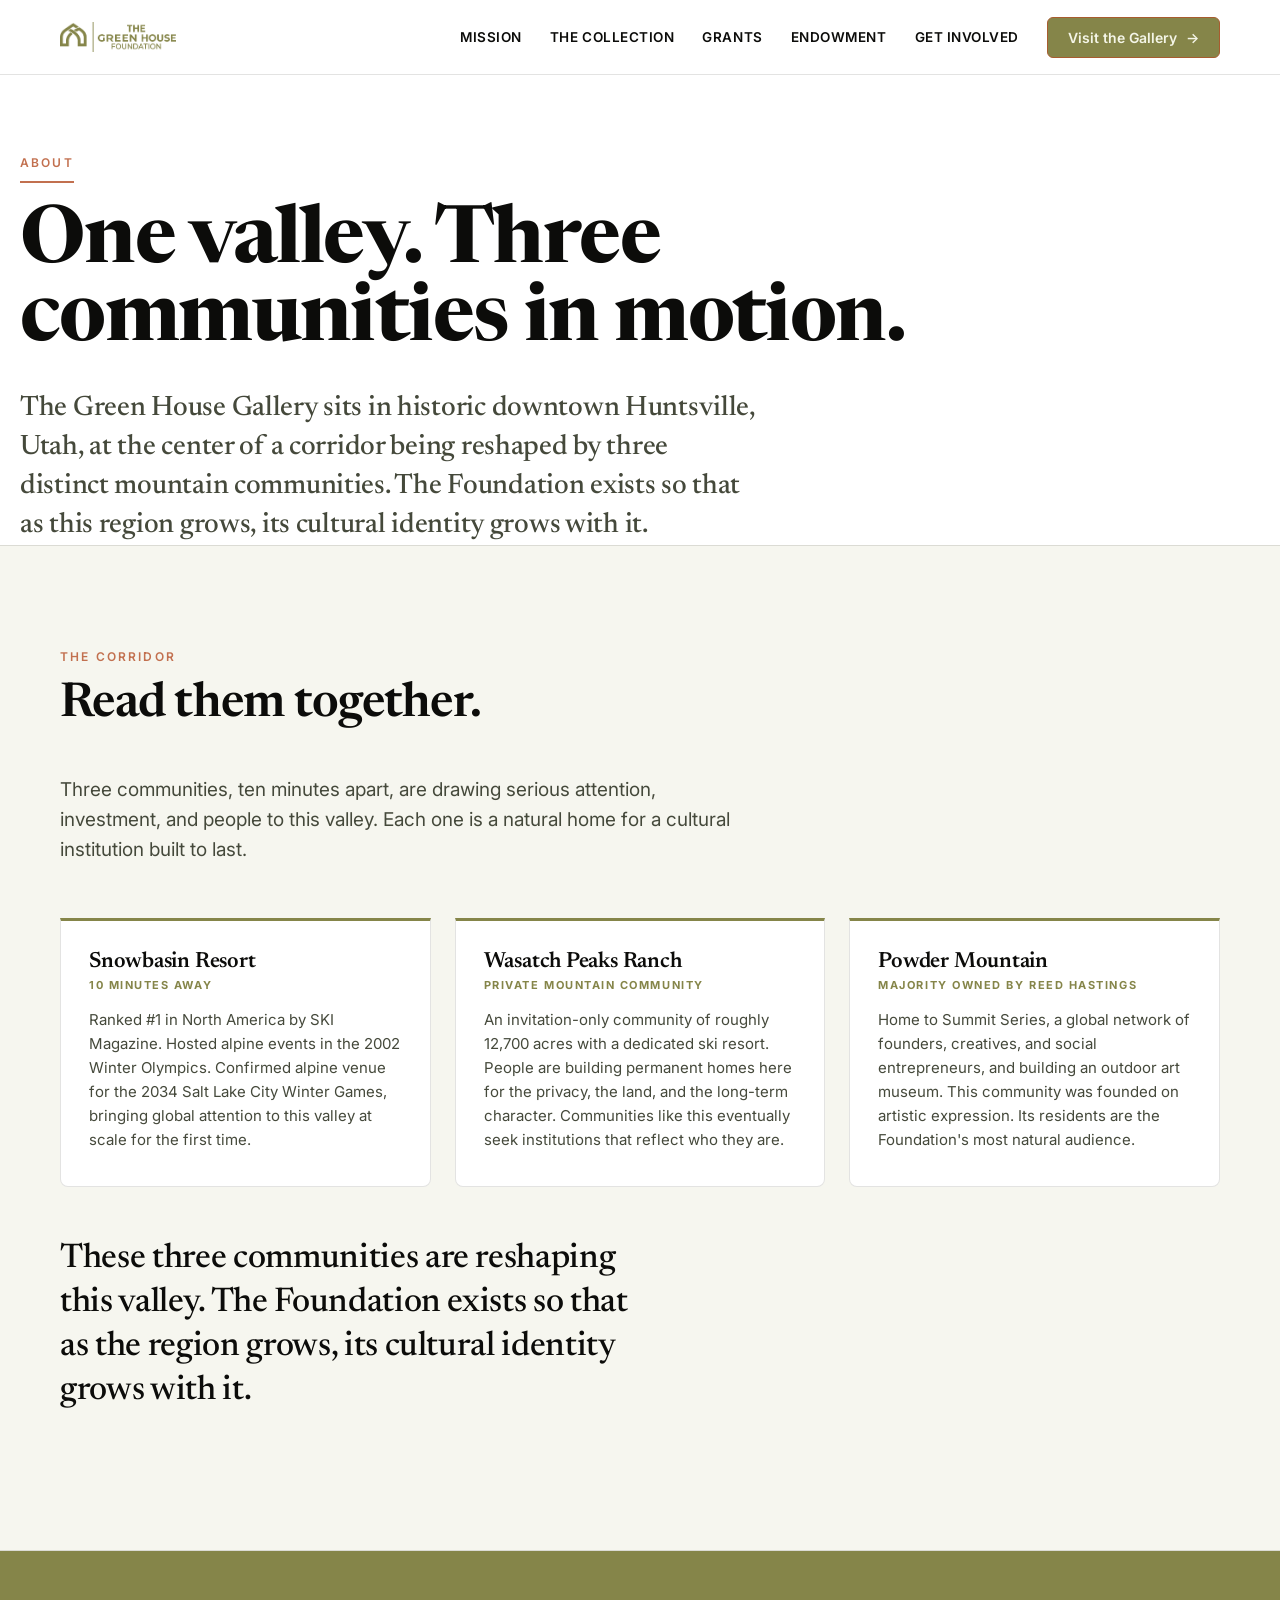
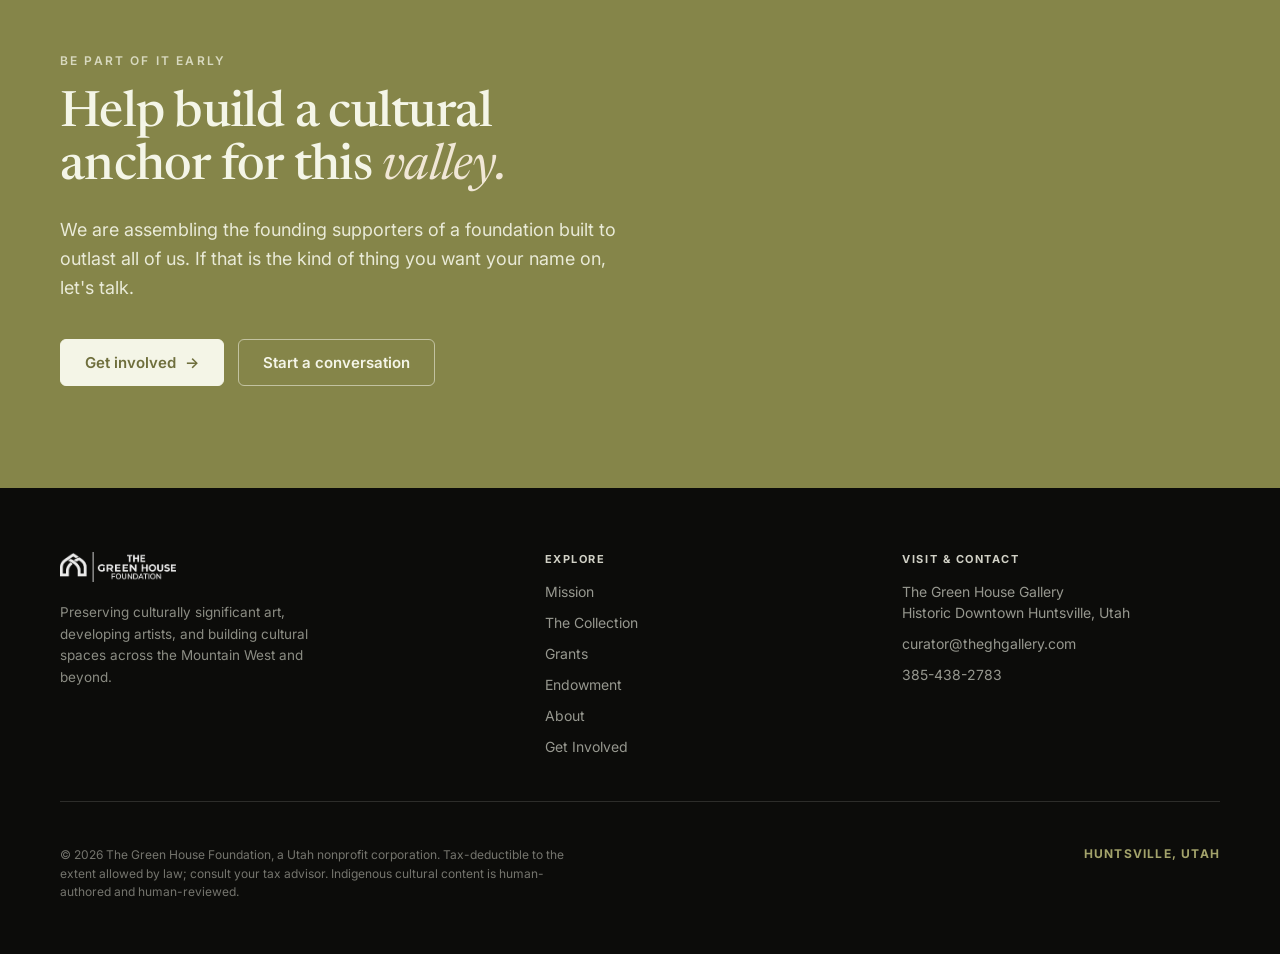
<file: about.html>
<!-- @dsCard group="Foundation Website" viewport="1280x900" name="About page" subtitle="One valley, three communities in motion — the place the Foundation is built for" -->
<!DOCTYPE html>
<html lang="en">
<head>
<meta charset="utf-8" />
<meta name="viewport" content="width=device-width, initial-scale=1" />
<title>About | The Green House Foundation</title>
<meta name="description" content="The Green House Foundation sits at the center of a Utah mountain corridor shaped by three distinct communities. As the region grows, the Foundation exists so its cultural identity grows with it." />
<link rel="stylesheet" href="styles.css" />
<link rel="preconnect" href="https://fonts.googleapis.com" />
<link rel="preconnect" href="https://fonts.gstatic.com" crossorigin />
<link rel="stylesheet" href="https://fonts.googleapis.com/css2?family=Newsreader:ital,opsz,wght@0,6..72,400;0,6..72,500;0,6..72,600;0,6..72,700;1,6..72,400;1,6..72,500;1,6..72,600;1,6..72,700&family=Inter:wght@400;500;600;700&display=swap" />
<script>document.documentElement.className += ' js-anim';</script>
<style>
  :root {
    --ink: #0C0C0A;
    --ink-2: #45493B;
    --paper: #FFFFFF;
    --paper-2: #F6F6EF;
    --hair: rgba(26,30,20,0.12);
    --olive-deep: #6F6F3D;
    --clay: #C2704F;
    --ochre: #DAB877;
    --sage: #A3A36B;
    --ground: #F0E7D6;
    --ember: #C2703D;
    --ember-deep: #A85C2F;
    /* self-contained fallbacks (also defined in styles.css; inlined so the page
       renders correctly even if the external stylesheet does not load) */
    --olive: #858549;
    --cream: #F4F5E7;
    --font-display: 'Newsreader', Georgia, 'Times New Roman', serif;
    --font-body: 'Inter', system-ui, -apple-system, 'Segoe UI', sans-serif;
  }
  * { box-sizing: border-box; }
  html, body { margin: 0; background: var(--paper); }
  body { font-family: var(--font-body); color: var(--ink); -webkit-font-smoothing: antialiased; }
  html { scroll-behavior: smooth; }

  .display { font-family: var(--font-display); font-optical-sizing: auto; font-weight: 700; letter-spacing: -0.02em; line-height: 0.98; }
  .eyebrow { font-family: var(--font-body); font-size: 12px; font-weight: 600; letter-spacing: 0.18em; text-transform: uppercase; }
  .wrap { max-width: 1240px; margin: 0 auto; padding: 0 40px; }

  .btn { display: inline-flex; align-items: center; gap: 9px; padding: 13px 24px; font-size: 15px; font-weight: 600; border-radius: 6px; border: 1px solid transparent; cursor: pointer; text-decoration: none; white-space: nowrap; transition: background .16s, color .16s, border-color .16s, transform .14s, box-shadow .24s ease; }
  .btn .arr { transition: transform .18s; }
  .btn:hover .arr { transform: translateX(4px); }
  .btn:active { transform: translateY(1px); }
  .btn-olive { background: var(--olive); color: var(--cream); border-color: var(--olive); }
  .btn-olive:hover { background: var(--olive-deep); border-color: var(--olive-deep); box-shadow: 0 12px 26px -12px rgba(133,133,73,0.75); transform: translateY(-1px); }
  .btn-cream { background: var(--cream); color: var(--olive-deep); border-color: var(--cream); }
  .btn-cream:hover { background: #fff; }
  .btn-cream-ghost { background: transparent; color: var(--cream); border-color: rgba(244,245,231,0.55); }
  .btn-cream-ghost:hover { background: rgba(244,245,231,0.12); }
  .btn-sm { padding: 11px 20px; font-size: 14px; }

  /* nav */
  header.nav { position: sticky; top: 0; z-index: 30; background: rgba(255,255,255,0.86); backdrop-filter: blur(12px); -webkit-backdrop-filter: blur(12px); border-bottom: 1px solid var(--hair); }
  .nav-inner { display: flex; align-items: center; justify-content: space-between; height: 74px; }
  .nav-brand { display: flex; align-items: center; gap: 15px; }
  .nav-brand .divider { width: 1px; height: 22px; background: var(--hair); }
  .logo { height: 30px; width: auto; display: block; }
  .gallery-link { font-size: 12.5px; font-weight: 600; letter-spacing: 0.05em; text-transform: uppercase; color: var(--ink-2); text-decoration: none; display: inline-flex; align-items: center; gap: 5px; white-space: nowrap; transition: color .16s; }
  .gallery-link:hover { color: var(--clay); }
  .gallery-link .ext { font-size: 12px; line-height: 1; transform: translateY(-1px); }
  .nav-links { display: flex; align-items: center; gap: 28px; }
  .nav-links a.lnk { font-size: 13.5px; font-weight: 600; letter-spacing: 0.04em; text-transform: uppercase; color: var(--ink); text-decoration: none; position: relative; padding: 4px 0; white-space: nowrap; }
  .nav-links a.lnk::after { content: ""; position: absolute; left: 0; right: 0; bottom: 0; height: 2px; background: var(--clay); transform: scaleX(0); transform-origin: left; transition: transform .25s cubic-bezier(.16,1,.3,1); }
  .nav-links a.lnk:hover::after, .nav-links a.lnk.active::after { transform: scaleX(1); }

  /* hero */
  .ahero { padding: 76px 0 0; }
  .ahero .eyebrow { color: var(--clay); display: inline-block; position: relative; padding-bottom: 13px; margin-bottom: 22px; }
  .ahero .eyebrow::after { content: ""; position: absolute; left: 0; bottom: 0; height: 2px; width: 54px; background: var(--clay); }
  .ahero h1 { font-size: clamp(40px, 6.2vw, 86px); margin: 0; max-width: 17ch; color: var(--ink); }
  .ahero .lead { font-family: var(--font-display); font-optical-sizing: auto; font-weight: 500; font-size: clamp(20px, 2.4vw, 28px); line-height: 1.4; letter-spacing: -0.01em; color: var(--ink-2); max-width: 46ch; margin: 28px 0 0; }

  section { padding: clamp(64px, 8vw, 112px) 0; }
  .shead { margin-bottom: 44px; }
  .shead .eyebrow { color: var(--clay); margin-bottom: 16px; }
  .shead h2 { font-family: var(--font-display); font-optical-sizing: auto; font-weight: 600; font-size: clamp(28px, 4vw, 48px); letter-spacing: -0.015em; line-height: 1.06; margin: 0; max-width: 22ch; color: var(--ink); }

  /* valley */
  .valley { background: var(--paper-2); border-top: 1px solid var(--hair); border-bottom: 1px solid var(--hair); }
  .valley .intro { font-size: 19px; color: var(--ink-2); max-width: 56ch; margin: 0 0 52px; line-height: 1.6; }
  .corridor { display: grid; grid-template-columns: repeat(3, 1fr); gap: 24px; }
  .place { background: var(--paper); border: 1px solid var(--hair); border-top: 3px solid var(--olive); border-radius: 0 0 8px 8px; padding: 30px 28px 34px; }
  .place .p-name { font-family: var(--font-display); font-optical-sizing: auto; font-weight: 600; font-size: 22px; color: var(--ink); margin-bottom: 5px; letter-spacing: -0.01em; }
  .place .p-dist { font-size: 11px; font-weight: 700; letter-spacing: 0.14em; text-transform: uppercase; color: var(--olive); margin-bottom: 16px; }
  .place p { font-size: 15px; line-height: 1.6; color: var(--ink-2); margin: 0; }
  .valley .closer { margin-top: 50px; font-family: var(--font-display); font-optical-sizing: auto; font-weight: 500; font-size: clamp(22px, 2.8vw, 34px); line-height: 1.3; color: var(--ink); max-width: 30ch; letter-spacing: -0.01em; }

  /* CTA band */
  .partner { background: var(--olive); color: var(--cream); }
  .partner .eyebrow { color: rgba(244,245,231,0.75); margin-bottom: 20px; }
  .partner h2 { font-family: var(--font-display); font-optical-sizing: auto; font-weight: 500; font-size: clamp(28px, 4vw, 50px); line-height: 1.06; letter-spacing: -0.015em; color: var(--cream); max-width: 18ch; margin: 0 0 22px; }
  .partner h2 .em { font-style: italic; font-weight: 400; color: var(--ground); }
  .partner .lead { font-size: 18px; color: rgba(244,245,231,0.9); max-width: 52ch; margin: 0 0 36px; line-height: 1.6; }
  .partner .cta-row { display: flex; gap: 14px; flex-wrap: wrap; }

  /* footer */
  footer.ft { background: var(--ink); color: var(--paper); padding: 64px 0 40px; }
  .ft .top { display: grid; grid-template-columns: 1.4fr 1fr 1fr; gap: 40px; padding-bottom: 44px; border-bottom: 1px solid rgba(244,245,231,0.14); }
  .ft .brand img { height: 30px; margin-bottom: 16px; filter: brightness(0) invert(1); opacity: 0.92; }
  .ft .blurb { font-size: 13.5px; color: rgba(244,245,231,0.55); line-height: 1.6; max-width: 280px; margin: 0; }
  .ft .col-h { font-size: 11px; font-weight: 700; letter-spacing: 0.14em; text-transform: uppercase; color: rgba(244,245,231,0.85); margin-bottom: 15px; }
  .ft ul { list-style: none; margin: 0; padding: 0; display: flex; flex-direction: column; gap: 10px; }
  .ft a, .ft p.line { font-size: 14px; color: rgba(244,245,231,0.6); text-decoration: none; margin: 0; line-height: 1.5; }
  .ft a:hover { color: #fff; }
  .ft .copy { margin-top: 32px; display: flex; justify-content: space-between; gap: 20px; flex-wrap: wrap; font-size: 12px; color: rgba(244,245,231,0.45); }
  .ft .copy .legal { max-width: 64ch; line-height: 1.55; }
  .ft .copy .badge { font-weight: 700; letter-spacing: 0.1em; text-transform: uppercase; color: var(--sage); }

  .display, .shead h2, .ahero h1, .partner h2 { text-wrap: balance; }
  .place p, .ahero .lead, .valley .intro { text-wrap: pretty; }
  a:focus-visible, button:focus-visible { outline: 2px solid var(--clay); outline-offset: 3px; border-radius: 4px; }
  .reveal { transition: opacity 0.85s cubic-bezier(.16,1,.3,1), transform 0.85s cubic-bezier(.16,1,.3,1); }
  .js-anim .reveal { opacity: 0; transform: translateY(24px); }
  .js-anim .reveal.in { opacity: 1; transform: none; }

  @media (prefers-reduced-motion: reduce) {
    html { scroll-behavior: auto; }
    .reveal { transition: none !important; transform: none !important; opacity: 1 !important; }
  }
  @media (max-width: 1080px) { .nav-links { gap: 18px; } .nav-links a.lnk { display: none; } }
  @media (max-width: 900px) { .corridor { grid-template-columns: 1fr; } .ft .top { grid-template-columns: 1fr 1fr; } }
  @media (max-width: 640px) {
    .wrap { padding: 0 22px; }
    .nav-inner { height: 62px; }
    section { padding: 56px 0; }
    .ft .top { grid-template-columns: 1fr; gap: 30px; }
  }
</style>
</head>
<body>
  <!-- NAV -->
  <header class="nav">
    <div class="wrap nav-inner">
      <div class="nav-brand">
        <a href="index.html" aria-label="The Green House Foundation home"><img class="logo" src="[data-uri]" alt="The Green House Foundation" /></a>
      </div>
      <nav class="nav-links">
        <a class="lnk" href="index.html#mission">Mission</a>
        <a class="lnk" href="index.html#bacone">The Collection</a>
        <a class="lnk" href="grants.html">Grants</a>
        <a class="lnk" href="index.html#endowment">Endowment</a>
        <a class="lnk" href="index.html#involved">Get Involved</a>
        <a class="btn btn-olive btn-sm" href="index.html#involved" style="border-color: rgb(168, 92, 47)">Visit the Gallery <span class="arr">&rarr;</span></a>
      </nav>
    </div>
  </header>

  <!-- HERO -->
  <div class="wrap ahero">
    <div class="eyebrow">About</div>
    <h1 class="display">One valley. Three communities in motion.</h1>
    <p class="lead">The Green House Gallery sits in historic downtown Huntsville, Utah, at the center of a corridor being reshaped by three distinct mountain communities. The Foundation exists so that as this region grows, its cultural identity grows with it.</p>
  </div>

  <!-- VALLEY -->
  <section class="valley">
    <div class="wrap">
      <div class="shead reveal">
        <div class="eyebrow">The Corridor</div>
        <h2>Read them together.</h2>
      </div>
      <p class="intro reveal">Three communities, ten minutes apart, are drawing serious attention, investment, and people to this valley. Each one is a natural home for a cultural institution built to last.</p>
      <div class="corridor reveal">
        <article class="place"><div class="p-name">Snowbasin Resort</div><div class="p-dist">10 minutes away</div><p>Ranked #1 in North America by SKI Magazine. Hosted alpine events in the 2002 Winter Olympics. Confirmed alpine venue for the 2034 Salt Lake City Winter Games, bringing global attention to this valley at scale for the first time.</p></article>
        <article class="place"><div class="p-name">Wasatch Peaks Ranch</div><div class="p-dist">Private mountain community</div><p>An invitation-only community of roughly 12,700 acres with a dedicated ski resort. People are building permanent homes here for the privacy, the land, and the long-term character. Communities like this eventually seek institutions that reflect who they are.</p></article>
        <article class="place"><div class="p-name">Powder Mountain</div><div class="p-dist">Majority owned by Reed Hastings</div><p>Home to Summit Series, a global network of founders, creatives, and social entrepreneurs, and building an outdoor art museum. This community was founded on artistic expression. Its residents are the Foundation's most natural audience.</p></article>
      </div>
      <p class="closer reveal">These three communities are reshaping this valley. The Foundation exists so that as the region grows, its cultural identity grows with it.</p>
    </div>
  </section>

  <!-- CTA -->
  <section class="partner">
    <div class="wrap">
      <div class="reveal">
        <div class="eyebrow">Be Part of It Early</div>
        <h2>Help build a cultural anchor for this <span class="em">valley.</span></h2>
        <p class="lead">We are assembling the founding supporters of a foundation built to outlast all of us. If that is the kind of thing you want your name on, let's talk.</p>
        <div class="cta-row">
          <a class="btn btn-cream" href="index.html#involved">Get involved <span class="arr">&rarr;</span></a>
          <a class="btn btn-cream-ghost" href="mailto:curator@theghgallery.com?subject=The%20Green%20House%20Foundation">Start a conversation</a>
        </div>
      </div>
    </div>
  </section>

  <!-- FOOTER -->
  <footer class="ft">
    <div class="wrap">
      <div class="top">
        <div class="brand">
          <img src="[data-uri]" alt="The Green House Foundation" />
          <p class="blurb">Preserving culturally significant art, developing artists, and building cultural spaces across the Mountain West and beyond.</p>
        </div>
        <div>
          <div class="col-h">Explore</div>
          <ul><li><a href="index.html#mission">Mission</a></li><li><a href="index.html#bacone">The Collection</a></li><li><a href="grants.html">Grants</a></li><li><a href="index.html#endowment">Endowment</a></li><li><a href="about.html">About</a></li><li><a href="index.html#involved">Get Involved</a></li></ul>
        </div>
        <div>
          <div class="col-h">Visit &amp; Contact</div>
          <ul>
            <li><p class="line">The Green House Gallery<br/>Historic Downtown Huntsville, Utah</p></li>
            <li><a href="mailto:curator@theghgallery.com">curator@theghgallery.com</a></li>
            <li><a href="tel:+13854382783">385-438-2783</a></li>
          </ul>
        </div>
      </div>
      <div class="copy">
        <p class="legal">© 2026 The Green House Foundation, a Utah nonprofit corporation. Tax-deductible to the extent allowed by law; consult your tax advisor. Indigenous cultural content is human-authored and human-reviewed.</p>
        <p class="badge">Huntsville, Utah</p>
      </div>
    </div>
  </footer>

<script>
(function () {
  var reduce = window.matchMedia('(prefers-reduced-motion: reduce)').matches;
  var reveals = document.querySelectorAll('.reveal');
  function showAll() { reveals.forEach(function (el) { el.classList.add('in'); }); }
  function showInView() {
    var vh = window.innerHeight || document.documentElement.clientHeight;
    reveals.forEach(function (el) {
      var r = el.getBoundingClientRect();
      if (r.top < vh * 0.92 && r.bottom > 0) el.classList.add('in');
    });
  }
  if ('IntersectionObserver' in window && !reduce) {
    var io = new IntersectionObserver(function (entries) {
      entries.forEach(function (e) {
        if (e.isIntersecting) { e.target.classList.add('in'); io.unobserve(e.target); }
      });
    }, { threshold: 0, rootMargin: '0px 0px -6% 0px' });
    reveals.forEach(function (el) { io.observe(el); });
    showInView();
    window.addEventListener('load', showInView);
    setTimeout(showInView, 300);
    setTimeout(showAll, 1200);
  } else { showAll(); }
})();
</script>
</body>
</html>
</file>
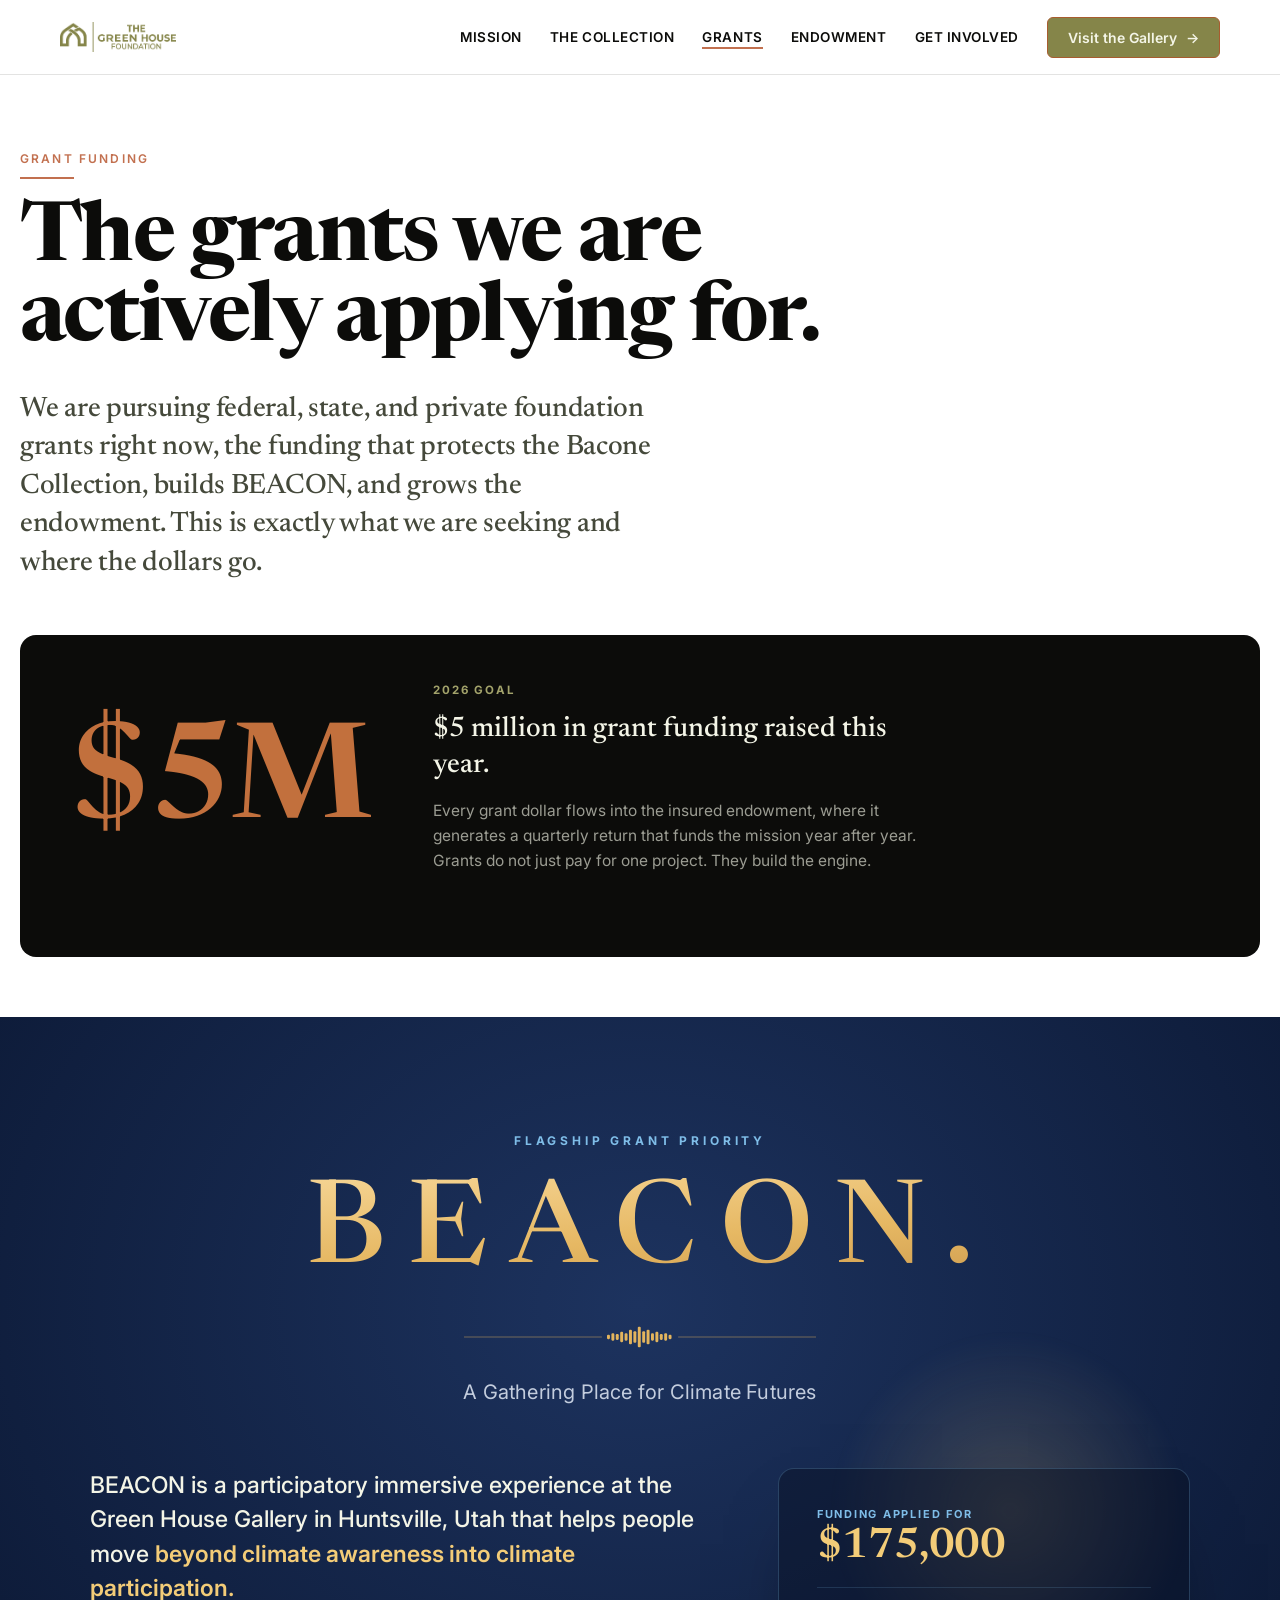
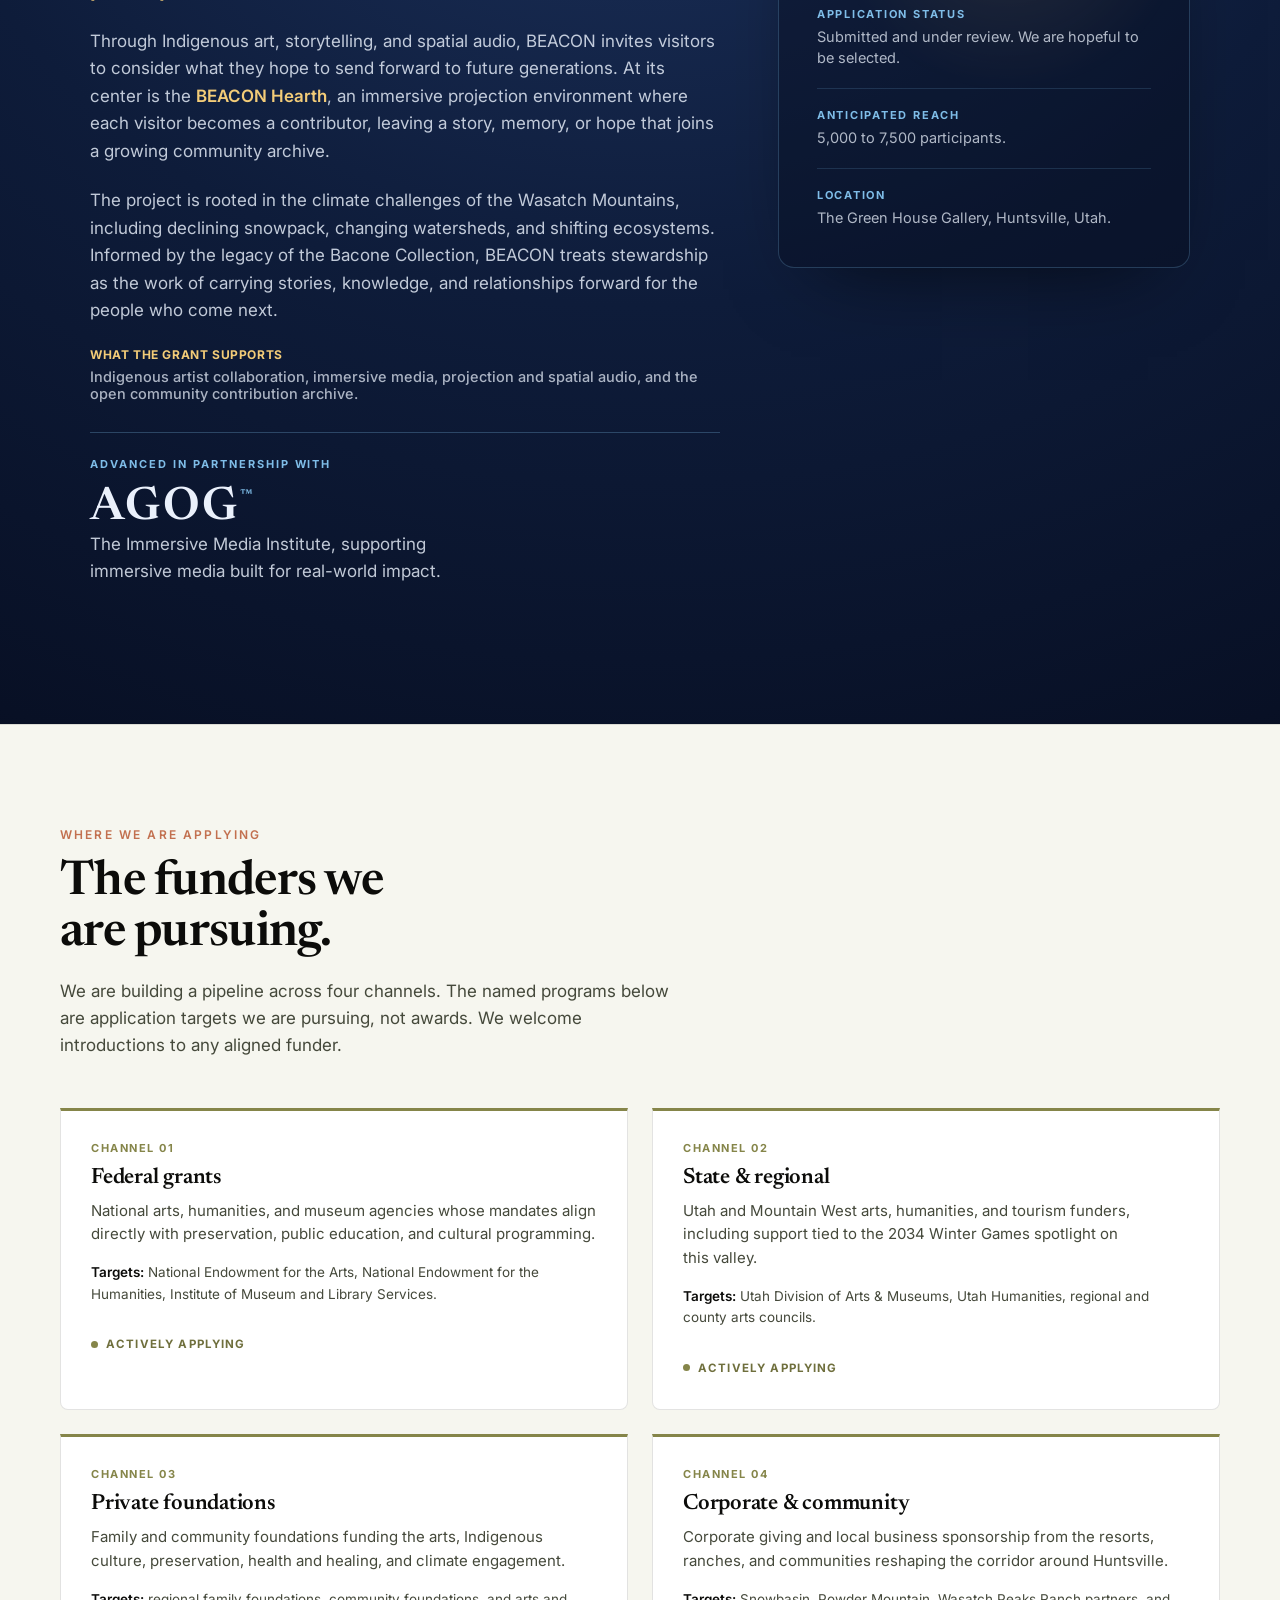
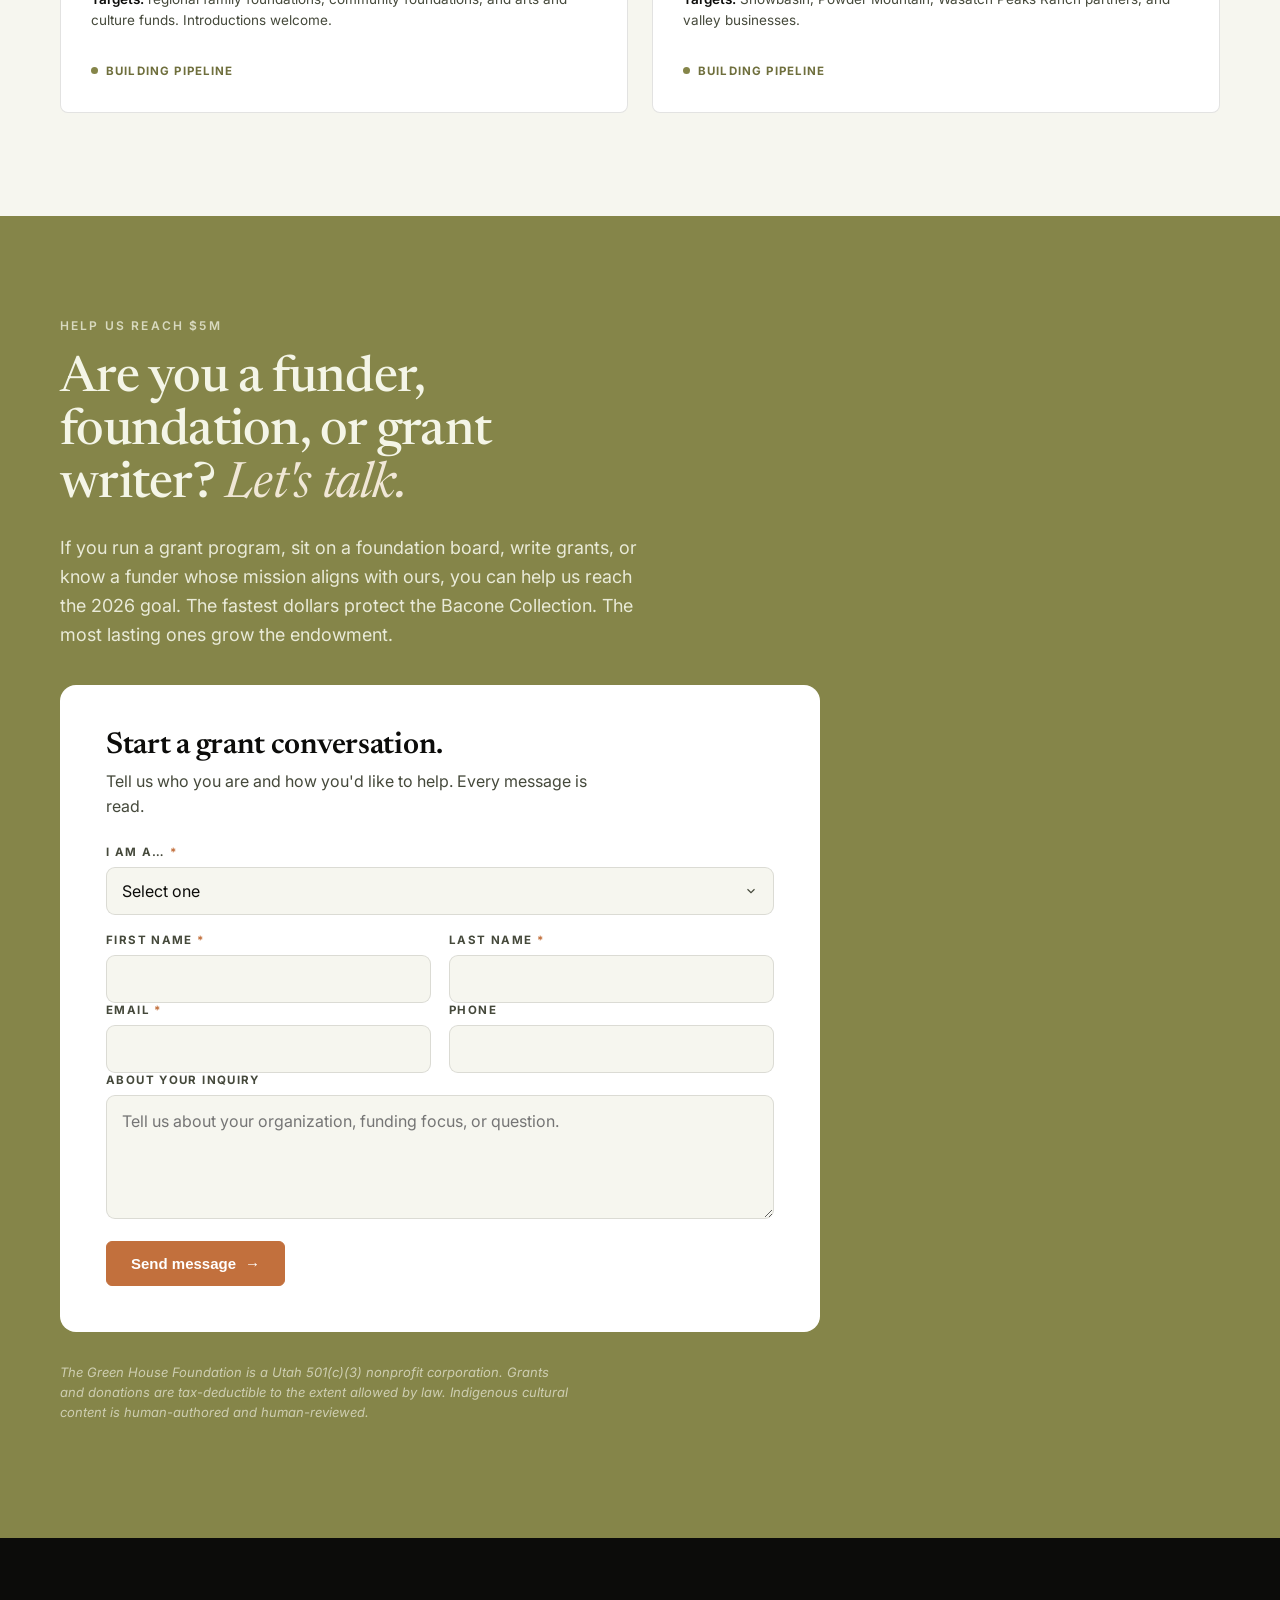
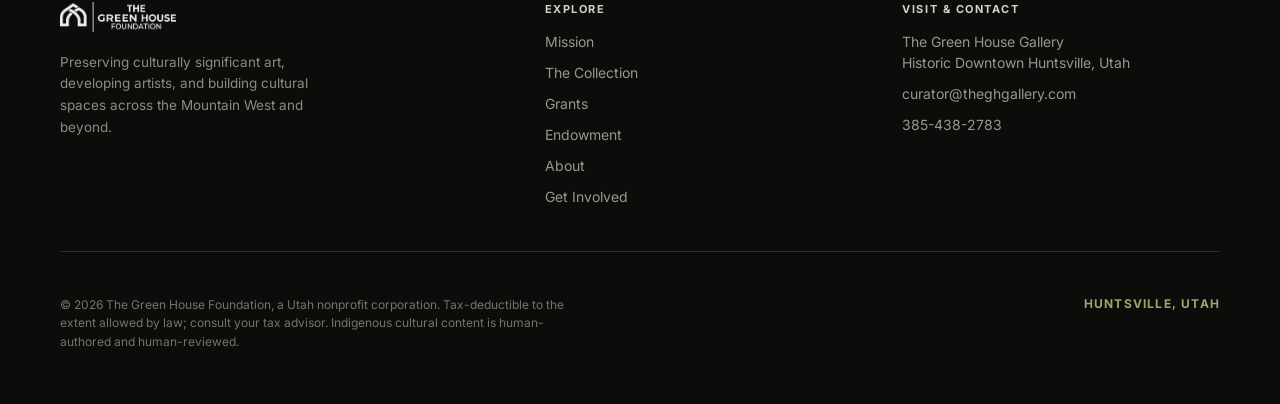
<file: grants.html>
<!-- @dsCard group="Foundation Website" viewport="1280x900" name="Grants page" subtitle="The grants we are actively seeking — $5M 2026 goal, fundable priorities, grant sources" -->
<!DOCTYPE html>
<html lang="en">
<head>
<meta charset="utf-8" />
<meta name="viewport" content="width=device-width, initial-scale=1" />
<title>Grants | The Green House Foundation</title>
<meta name="description" content="The grants The Green House Foundation is actively applying for and seeking out. Our 2026 goal: $5 million in grant funding to protect the Bacone Collection, build BEACON, and grow the endowment." />
<link rel="stylesheet" href="styles.css" />
<link rel="preconnect" href="https://fonts.googleapis.com" />
<link rel="preconnect" href="https://fonts.gstatic.com" crossorigin />
<link rel="stylesheet" href="https://fonts.googleapis.com/css2?family=Newsreader:ital,opsz,wght@0,6..72,400;0,6..72,500;0,6..72,600;0,6..72,700;1,6..72,400;1,6..72,500;1,6..72,600;1,6..72,700&family=Inter:wght@400;500;600;700&display=swap" />
<script>document.documentElement.className += ' js-anim';</script>
<style>
  :root {
    --ink: #0C0C0A;
    --ink-2: #45493B;
    --paper: #FFFFFF;
    --paper-2: #F6F6EF;
    --hair: rgba(26,30,20,0.12);
    --olive-deep: #6F6F3D;
    --clay: #C2704F;
    --ochre: #DAB877;
    --sage: #A3A36B;
    --ground: #F0E7D6;
    --ember: #C2703D;
    --ember-deep: #A85C2F;
    /* self-contained fallbacks (also defined in styles.css; inlined so the page
       renders correctly even if the external stylesheet does not load) */
    --olive: #858549;
    --cream: #F4F5E7;
    --font-display: 'Newsreader', Georgia, 'Times New Roman', serif;
    --font-body: 'Inter', system-ui, -apple-system, 'Segoe UI', sans-serif;
  }
  * { box-sizing: border-box; }
  html, body { margin: 0; background: var(--paper); }
  body { font-family: var(--font-body); color: var(--ink); -webkit-font-smoothing: antialiased; }
  html { scroll-behavior: smooth; }

  .display { font-family: var(--font-display); font-optical-sizing: auto; font-weight: 700; letter-spacing: -0.02em; line-height: 0.98; }
  .serif-6 { font-family: var(--font-display); font-optical-sizing: auto; font-weight: 600; letter-spacing: -0.015em; }
  .eyebrow { font-family: var(--font-body); font-size: 12px; font-weight: 600; letter-spacing: 0.18em; text-transform: uppercase; }
  .wrap { max-width: 1240px; margin: 0 auto; padding: 0 40px; }

  /* ---- Buttons ---- */
  .btn { display: inline-flex; align-items: center; gap: 9px; padding: 13px 24px; font-size: 15px; font-weight: 600; border-radius: 6px; border: 1px solid transparent; cursor: pointer; text-decoration: none; white-space: nowrap; transition: background .16s, color .16s, border-color .16s, transform .14s, box-shadow .24s ease; }
  .btn .arr { transition: transform .18s; }
  .btn:hover .arr { transform: translateX(4px); }
  .btn:active { transform: translateY(1px); }
  .btn-olive { background: var(--olive); color: var(--cream); border-color: var(--olive); }
  .btn-olive:hover { background: var(--olive-deep); border-color: var(--olive-deep); box-shadow: 0 12px 26px -12px rgba(133,133,73,0.75); transform: translateY(-1px); }
  .btn-line { background: transparent; color: #20241A; border-color: #20241A; }
  .btn-line:hover { background: #20241A; color: var(--cream); }
  .btn-ember { background: var(--ember); color: #fff; border-color: var(--ember); }
  .btn-ember:hover { background: var(--ember-deep); border-color: var(--ember-deep); }
  .btn-cream { background: var(--cream); color: var(--olive-deep); border-color: var(--cream); }
  .btn-cream:hover { background: #fff; }
  .btn-cream-ghost { background: transparent; color: var(--cream); border-color: rgba(244,245,231,0.55); }
  .btn-cream-ghost:hover { background: rgba(244,245,231,0.12); }
  .btn-sm { padding: 11px 20px; font-size: 14px; }

  /* ---- Nav ---- */
  header.nav { position: sticky; top: 0; z-index: 30; background: rgba(255,255,255,0.86); backdrop-filter: blur(12px); -webkit-backdrop-filter: blur(12px); border-bottom: 1px solid var(--hair); }
  .nav-inner { display: flex; align-items: center; justify-content: space-between; height: 74px; }
  .nav-links { display: flex; align-items: center; gap: 28px; }
  .nav-links a.lnk { font-size: 13.5px; font-weight: 600; letter-spacing: 0.04em; text-transform: uppercase; color: var(--ink); text-decoration: none; position: relative; padding: 4px 0; white-space: nowrap; }
  .nav-links a.lnk::after { content: ""; position: absolute; left: 0; right: 0; bottom: 0; height: 2px; background: var(--clay); transform: scaleX(0); transform-origin: left; transition: transform .25s cubic-bezier(.16,1,.3,1); }
  .nav-links a.lnk:hover::after, .nav-links a.lnk.active::after { transform: scaleX(1); }
  .logo { height: 30px; width: auto; display: block; }
  .nav-brand { display: flex; align-items: center; gap: 15px; }
  .nav-brand .divider { width: 1px; height: 22px; background: var(--hair); }
  .gallery-link { font-size: 12.5px; font-weight: 600; letter-spacing: 0.05em; text-transform: uppercase; color: var(--ink-2); text-decoration: none; display: inline-flex; align-items: center; gap: 5px; white-space: nowrap; transition: color .16s; }
  .gallery-link:hover { color: var(--clay); }
  .gallery-link .ext { font-size: 12px; line-height: 1; transform: translateY(-1px); }

  /* ---- Page hero ---- */
  .ghero { padding: 72px 0 0; }
  .ghero .eyebrow { color: var(--clay); display: inline-block; position: relative; padding-bottom: 13px; margin-bottom: 22px; }
  .ghero .eyebrow::after { content: ""; position: absolute; left: 0; bottom: 0; height: 2px; width: 54px; background: var(--clay); }
  .ghero h1 { font-size: clamp(40px, 6.4vw, 88px); margin: 0; max-width: 16ch; color: var(--ink); }
  .ghero .lead { font-family: var(--font-display); font-optical-sizing: auto; font-weight: 500; font-size: clamp(20px, 2.4vw, 28px); line-height: 1.38; letter-spacing: -0.01em; color: var(--ink-2); max-width: 40ch; margin: 28px 0 0; }

  /* goal banner */
  .goalband { margin-top: 52px; background: var(--ink); color: var(--cream); border-radius: 16px; padding: clamp(30px, 4vw, 48px); display: grid; grid-template-columns: auto 1fr; gap: clamp(28px, 5vw, 64px); align-items: center; }
  .goalband .g-fig { font-family: var(--font-display); font-optical-sizing: auto; font-weight: 600; font-size: clamp(72px, 11vw, 132px); line-height: 0.9; letter-spacing: -0.025em; color: var(--ember); }
  .goalband .g-k { font-size: 11.5px; font-weight: 700; letter-spacing: 0.16em; text-transform: uppercase; color: var(--sage); margin-bottom: 14px; }
  .goalband .g-body { font-family: var(--font-display); font-optical-sizing: auto; font-weight: 500; font-size: clamp(20px, 2.3vw, 28px); line-height: 1.3; color: var(--cream); max-width: 30ch; }
  .goalband .g-sub { font-family: var(--font-body); font-weight: 400; font-size: 15.5px; line-height: 1.6; color: rgba(244,245,231,0.62); margin-top: 16px; max-width: 52ch; }

  /* ---- BEACON × Agog flagship feature (full-bleed) ---- */
  .beacon-feature { position: relative; overflow: hidden; scroll-margin-top: 84px; padding: clamp(66px, 8vw, 116px) 0;
    background: radial-gradient(125% 100% at 50% 22%, #1d335f 0%, #0e1c3a 46%, #060c1e 100%); color: #EAF0FB; }
  .beacon-feature::after { content: ""; position: absolute; width: 360px; height: 360px; right: 7%; top: 24%; pointer-events: none;
    background: radial-gradient(circle, rgba(243,204,120,0.20), rgba(243,204,120,0) 70%); filter: blur(6px); }
  .bx-inner { position: relative; z-index: 2; max-width: 1180px; margin: 0 auto; padding: 0 40px; }
  .bx-hero { text-align: center; margin-bottom: clamp(40px, 5vw, 66px); }
  .bx-eyebrow { font-size: 12px; font-weight: 700; letter-spacing: 0.32em; text-transform: uppercase; color: #7FBDE8; margin-bottom: clamp(20px, 3vw, 30px); }
  .bx-wordmark { font-family: var(--font-display); font-optical-sizing: auto; font-weight: 500; font-size: clamp(46px, 9vw, 120px); line-height: 1; letter-spacing: 0.2em; padding-left: 0.2em;
    background: linear-gradient(176deg, #F7D89A 0%, #E6B863 52%, #C7944A 100%); -webkit-background-clip: text; background-clip: text; color: transparent; }
  .bx-wave { display: block; width: min(440px, 78%); height: 34px; margin: clamp(16px, 2.4vw, 26px) auto; }
  .bx-tag { font-family: var(--font-body); font-size: clamp(15px, 1.8vw, 20px); letter-spacing: 0.01em; color: rgba(233,240,251,0.82); margin: 2px 0 0; }
  .bx-grid { display: grid; grid-template-columns: 1.3fr 0.85fr; gap: clamp(32px, 4.5vw, 64px); align-items: start; }
  .bx-video { position: relative; aspect-ratio: 16 / 9; border-radius: 14px; overflow: hidden; border: 1px solid rgba(127,189,232,0.24); box-shadow: 0 34px 80px -34px rgba(0,0,0,0.75);
    background: radial-gradient(120% 120% at 30% 20%, #14264a, #0a1326 70%); }
  .bx-video video { position: absolute; inset: 0; width: 100%; height: 100%; object-fit: cover; display: block; background: #0a1326; }
  .bx-vlabel { position: absolute; left: 18px; bottom: 14px; z-index: 2; font-size: 11px; font-weight: 700; letter-spacing: 0.18em; text-transform: uppercase; color: rgba(233,240,251,0.66); }
  .bx-play { position: absolute; left: 50%; top: 50%; transform: translate(-50%, -50%); z-index: 3; width: 86px; height: 86px; border-radius: 50%; cursor: pointer;
    border: 1px solid rgba(243,204,120,0.55); background: rgba(8,15,32,0.5); -webkit-backdrop-filter: blur(4px); backdrop-filter: blur(4px); display: grid; place-items: center; transition: transform .16s, background .16s; }
  .bx-play:hover { transform: translate(-50%, -50%) scale(1.07); background: rgba(230,184,99,0.92); }
  .bx-play svg { width: 30px; height: 30px; fill: #F3CC78; margin-left: 5px; transition: fill .16s; }
  .bx-play:hover svg { fill: #0a1326; }
  .bx-play.hidden { display: none; }
  .bx-copy p { font-size: 17px; line-height: 1.62; color: rgba(233,240,251,0.82); margin: 0 0 22px; }
  .bx-use { display: flex; flex-direction: column; gap: 6px; margin-bottom: 30px; font-size: 12px; font-weight: 700; letter-spacing: 0.05em; text-transform: uppercase; color: #F3CC78; }
  .bx-use span { font-size: 14.5px; font-weight: 500; letter-spacing: 0; text-transform: none; color: rgba(233,240,251,0.72); }
  .bx-partner { border-top: 1px solid rgba(127,189,232,0.28); padding-top: 24px; }
  .bx-partner-k { font-size: 11px; font-weight: 700; letter-spacing: 0.18em; text-transform: uppercase; color: #7FBDE8; margin-bottom: 14px; }
  .bx-agog { display: inline-flex; align-items: flex-start; font-family: var(--font-display); font-optical-sizing: auto; font-weight: 600; font-size: clamp(30px, 4vw, 46px); letter-spacing: 0.06em; color: #EAF0FB; }
  .bx-agog img { height: clamp(30px, 4vw, 46px); width: auto; display: block; }
  .bx-agog .tm { font-size: 0.34em; color: #7FBDE8; margin-top: 0.25em; }
  .bx-agog-sub { font-size: 13.5px; line-height: 1.55; color: rgba(233,240,251,0.62); margin: 12px 0 0; max-width: 34ch; }
  /* executive overview copy */
  .bx-lede { font-size: clamp(19px, 2.1vw, 23px) !important; line-height: 1.5 !important; color: #F4F5E7 !important; font-weight: 500; }
  .bx-lede b { color: #F3CC78; font-weight: 600; }
  /* funding at-a-glance panel */
  .bx-stats { background: rgba(8,15,32,0.45); border: 1px solid rgba(127,189,232,0.24); border-radius: 16px; padding: clamp(26px, 3vw, 38px); box-shadow: 0 34px 80px -42px rgba(0,0,0,0.7); position: sticky; top: 96px; }
  .bx-stats .srow { display: flex; flex-direction: column; gap: 5px; padding: 19px 0; border-bottom: 1px solid rgba(127,189,232,0.16); }
  .bx-stats .srow:first-child { padding-top: 0; }
  .bx-stats .srow:last-child { border-bottom: none; padding-bottom: 0; }
  .bx-stats .sk { font-size: 11px; font-weight: 700; letter-spacing: 0.16em; text-transform: uppercase; color: #7FBDE8; }
  .bx-stats .sv { font-family: var(--font-display); font-optical-sizing: auto; font-weight: 600; font-size: clamp(30px, 3.6vw, 42px); line-height: 1; color: #F4F5E7; letter-spacing: -0.01em; }
  .bx-stats .sv.amber { color: #F3CC78; }
  .bx-stats .svs { font-size: 14.5px; color: rgba(233,240,251,0.74); line-height: 1.5; }
  @media (max-width: 860px) { .bx-stats { position: static; } }
  @media (max-width: 860px) { .bx-grid { grid-template-columns: 1fr; gap: 30px; } }

  /* ---- section scaffolding ---- */
  section { padding: clamp(64px, 8vw, 112px) 0; }
  .shead { margin-bottom: 48px; }
  .shead .eyebrow { color: var(--clay); margin-bottom: 16px; }
  .shead h2 { font-family: var(--font-display); font-optical-sizing: auto; font-weight: 600; font-size: clamp(28px, 4vw, 48px); letter-spacing: -0.015em; line-height: 1.06; margin: 0; max-width: 20ch; color: var(--ink); }
  .shead .meta { font-size: 17px; color: var(--ink-2); max-width: 56ch; line-height: 1.6; margin: 18px 0 0; }

  /* how it works strip */
  .how { background: var(--paper-2); border-top: 1px solid var(--hair); border-bottom: 1px solid var(--hair); }
  .how-grid { display: grid; grid-template-columns: repeat(3, 1fr); gap: 1px; background: var(--hair); border: 1px solid var(--hair); }
  .how-cell { background: var(--paper); padding: 32px 30px 38px; }
  .how-cell .hn { font-family: var(--font-display); font-weight: 600; font-size: 30px; color: var(--sage); line-height: 1; margin-bottom: 16px; }
  .how-cell h3 { font-family: var(--font-display); font-weight: 600; font-size: 19px; margin: 0 0 8px; color: var(--ink); }
  .how-cell p { font-size: 15px; line-height: 1.58; color: var(--ink-2); margin: 0; }

  /* priorities grid */
  .prio-grid { display: grid; grid-template-columns: repeat(3, 1fr); gap: 1px; background: var(--hair); border: 1px solid var(--hair); }
  .prio { background: var(--paper); padding: 32px 30px 38px; transition: background .2s; }
  .prio:hover { background: #FBFBF4; }
  .prio .num { font-size: 12px; font-weight: 700; letter-spacing: 0.16em; }
  .prio:nth-child(1) .num { color: #6F6F3D; }
  .prio:nth-child(2) .num { color: #C2704F; }
  .prio:nth-child(3) .num { color: var(--ember-deep); }
  .prio:nth-child(4) .num { color: #5E6B3F; }
  .prio:nth-child(5) .num { color: #B98B3E; }
  .prio:nth-child(6) .num { color: #7A5A43; }
  .prio h3 { font-family: var(--font-display); font-weight: 600; font-size: 21px; letter-spacing: -0.01em; margin: 14px 0 10px; color: var(--ink); }
  .prio p { font-size: 15px; line-height: 1.58; color: var(--ink-2); margin: 0 0 16px; }
  .prio .use { font-size: 12px; font-weight: 600; letter-spacing: 0.04em; text-transform: uppercase; color: var(--ink); border-top: 1px solid var(--hair); padding-top: 14px; display: flex; gap: 8px; align-items: baseline; }
  .prio .use span { color: var(--ink-2); font-weight: 500; letter-spacing: 0; text-transform: none; }

  /* sources */
  .sources { background: var(--paper-2); border-top: 1px solid var(--hair); }
  .src-grid { display: grid; grid-template-columns: repeat(2, 1fr); gap: 24px; }
  .src { background: var(--paper); border: 1px solid var(--hair); border-top: 3px solid var(--olive); border-radius: 0 0 8px 8px; padding: 30px 30px 34px; }
  .src .s-k { font-size: 11px; font-weight: 700; letter-spacing: 0.14em; text-transform: uppercase; color: var(--olive); margin-bottom: 12px; }
  .src h3 { font-family: var(--font-display); font-weight: 600; font-size: 22px; color: var(--ink); margin: 0 0 10px; letter-spacing: -0.01em; }
  .src p { font-size: 15px; line-height: 1.58; color: var(--ink-2); margin: 0 0 16px; }
  .src .targets { font-size: 13.5px; line-height: 1.6; color: var(--ink-2); }
  .src .targets b { color: var(--ink); font-weight: 600; }
  .src .status { display: inline-flex; align-items: center; gap: 8px; margin-top: 16px; font-size: 11.5px; font-weight: 700; letter-spacing: 0.1em; text-transform: uppercase; color: var(--olive-deep); }
  .src .status .dot { width: 7px; height: 7px; border-radius: 50%; background: var(--olive); }

  /* partner CTA band */
  .partner { background: var(--olive); color: var(--cream); }
  .partner .eyebrow { color: rgba(244,245,231,0.75); margin-bottom: 20px; }
  .partner h2 { font-family: var(--font-display); font-weight: 500; font-size: clamp(28px, 4vw, 50px); line-height: 1.06; letter-spacing: -0.015em; color: var(--cream); max-width: 18ch; margin: 0 0 22px; }
  .partner h2 .em { font-style: italic; font-weight: 400; color: var(--ground); }
  .partner .lead { font-size: 18px; color: rgba(244,245,231,0.9); max-width: 54ch; margin: 0 0 36px; line-height: 1.6; }
  .partner .cta-row { display: flex; gap: 14px; flex-wrap: wrap; }
  .partner .fine { margin-top: 30px; font-size: 13px; color: rgba(244,245,231,0.66); font-style: italic; max-width: 64ch; line-height: 1.55; }

  /* grant inquiry form (matches the homepage Get Involved form) */
  .signup { background: var(--paper); border-radius: 16px; padding: clamp(28px, 4vw, 46px); margin-top: clamp(8px, 2vw, 18px); max-width: 760px; }
  .signup-intro h3 { font-family: var(--font-display); font-optical-sizing: auto; font-weight: 600; font-size: clamp(22px, 2.6vw, 30px); color: var(--ink); margin: 0 0 8px; letter-spacing: -0.01em; }
  .signup-intro p { font-size: 16px; color: var(--ink-2); line-height: 1.55; margin: 0 0 26px; max-width: 52ch; }
  .join-form .f-grid { display: grid; grid-template-columns: 1fr 1fr; gap: 18px; }
  .join-form .field { margin-bottom: 18px; }
  .join-form .f-grid .field { margin-bottom: 0; }
  .join-form label { display: block; font-size: 11.5px; font-weight: 700; letter-spacing: 0.12em; text-transform: uppercase; color: var(--ink-2); margin-bottom: 8px; }
  .join-form label .req { color: var(--ember); }
  .join-form input, .join-form textarea, .join-form select { width: 100%; box-sizing: border-box; font-family: var(--font-body); font-size: 16px; color: var(--ink); background: var(--paper-2); border: 1px solid var(--hair); border-radius: 9px; padding: 13px 15px; transition: border-color .16s, box-shadow .16s; }
  .join-form select { appearance: none; -webkit-appearance: none; cursor: pointer; padding-right: 40px; background-image: url("data:image/svg+xml,%3Csvg xmlns='http://www.w3.org/2000/svg' width='14' height='14' viewBox='0 0 24 24' fill='none' stroke='%2345493B' stroke-width='2'%3E%3Cpath d='M6 9l6 6 6-6'/%3E%3C/svg%3E"); background-repeat: no-repeat; background-position: right 15px center; }
  .join-form input:focus, .join-form textarea:focus, .join-form select:focus { outline: none; border-color: var(--ember); box-shadow: 0 0 0 3px rgba(194,112,61,0.16); }
  .join-form textarea { resize: vertical; min-height: 122px; line-height: 1.5; }
  .join-form .submit-row { display: flex; align-items: center; gap: 18px; flex-wrap: wrap; margin-top: 4px; }
  .join-form .form-status { font-size: 14.5px; margin: 0; color: var(--ink-2); line-height: 1.5; }
  .join-form .form-status.ok { color: #4d7a3a; }
  .join-form .form-status.err { color: var(--ember-deep); }
  .join-form button[disabled] { opacity: .6; cursor: default; }
  @media (max-width: 640px) { .join-form .f-grid { grid-template-columns: 1fr; gap: 18px; } .join-form .f-grid .field { margin-bottom: 0; } }

  /* footer */
  footer.ft { background: var(--ink); color: var(--paper); padding: 64px 0 40px; }
  .ft .top { display: grid; grid-template-columns: 1.4fr 1fr 1fr; gap: 40px; padding-bottom: 44px; border-bottom: 1px solid rgba(244,245,231,0.14); }
  .ft .brand img { height: 30px; margin-bottom: 16px; filter: brightness(0) invert(1); opacity: 0.92; }
  .ft .blurb { font-size: 13.5px; color: rgba(244,245,231,0.55); line-height: 1.6; max-width: 280px; margin: 0; }
  .ft .col-h { font-size: 11px; font-weight: 700; letter-spacing: 0.14em; text-transform: uppercase; color: rgba(244,245,231,0.85); margin-bottom: 15px; }
  .ft ul { list-style: none; margin: 0; padding: 0; display: flex; flex-direction: column; gap: 10px; }
  .ft a, .ft p.line { font-size: 14px; color: rgba(244,245,231,0.6); text-decoration: none; margin: 0; line-height: 1.5; }
  .ft a:hover { color: #fff; }
  .ft .copy { margin-top: 32px; display: flex; justify-content: space-between; gap: 20px; flex-wrap: wrap; font-size: 12px; color: rgba(244,245,231,0.45); }
  .ft .copy .legal { max-width: 64ch; line-height: 1.55; }
  .ft .copy .badge { font-weight: 700; letter-spacing: 0.1em; text-transform: uppercase; color: var(--sage); }

  /* motion + a11y */
  .display, .shead h2, .ghero h1, .partner h2 { text-wrap: balance; }
  .prio p, .src p, .how-cell p, .ghero .lead { text-wrap: pretty; }
  a:focus-visible, button:focus-visible { outline: 2px solid var(--clay); outline-offset: 3px; border-radius: 4px; }
  .reveal { transition: opacity 0.85s cubic-bezier(.16,1,.3,1), transform 0.85s cubic-bezier(.16,1,.3,1); }
  .js-anim .reveal { opacity: 0; transform: translateY(24px); }
  .js-anim .reveal.in { opacity: 1; transform: none; }

  @media (prefers-reduced-motion: reduce) {
    html { scroll-behavior: auto; }
    .reveal { transition: none !important; transform: none !important; opacity: 1 !important; }
  }
  @media (max-width: 1080px) { .nav-links { gap: 18px; } .nav-links a.lnk { display: none; } }
  @media (max-width: 980px) {
    .goalband { grid-template-columns: 1fr; gap: 26px; }
    .how-grid, .prio-grid { grid-template-columns: repeat(2, 1fr); }
    .src-grid { grid-template-columns: 1fr; }
    .ft .top { grid-template-columns: 1fr 1fr; }
  }
  @media (max-width: 640px) {
    .wrap { padding: 0 22px; }
    .nav-inner { height: 62px; }
    section { padding: 56px 0; }
    .how-grid, .prio-grid { grid-template-columns: 1fr; }
    .ft .top { grid-template-columns: 1fr; gap: 30px; }
  }
</style>
</head>
<body style="font-size: 16px">
  <!-- NAV -->
  <header class="nav">
    <div class="wrap nav-inner">
      <div class="nav-brand">
        <a href="index.html" aria-label="The Green House Foundation home"><img class="logo" src="[data-uri]" alt="The Green House Foundation" /></a>
      </div>
      <nav class="nav-links">
        <a class="lnk" href="index.html#mission">Mission</a>
        <a class="lnk" href="index.html#bacone">The Collection</a>
        <a class="lnk active" href="grants.html">Grants</a>
        <a class="lnk" href="index.html#endowment">Endowment</a>
        <a class="lnk" href="index.html#involved">Get Involved</a>
        <a class="btn btn-olive btn-sm" href="index.html#involved" style="border-color: rgb(168, 92, 47)">Visit the Gallery <span class="arr">&rarr;</span></a>
      </nav>
    </div>
  </header>

  <!-- HERO -->
  <div class="wrap ghero">
    <div class="eyebrow">Grant Funding</div>
    <h1 class="display">The grants we are actively applying for.</h1>
    <p class="lead">We are pursuing federal, state, and private foundation grants right now, the funding that protects the Bacone Collection, builds BEACON, and grows the endowment. This is exactly what we are seeking and where the dollars go.</p>

    <div class="goalband reveal" style="padding: 48px 48px 68px; margin-bottom: 60px">
      <div class="g-fig">$5M</div>
      <div>
        <div class="g-k">2026 Goal</div>
        <div class="g-body">$5 million in grant funding raised this year.</div>
        <p class="g-sub">Every grant dollar flows into the insured endowment, where it generates a quarterly return that funds the mission year after year. Grants do not just pay for one project. They build the engine.</p>
      </div>
    </div>
  </div>

  <!-- BEACON × AGOG FLAGSHIP FEATURE (full-bleed) -->
  <section class="beacon-feature" id="beacon" style="padding: 116px 0px">
    <div class="bx-inner reveal">
      <div class="bx-hero">
        <div class="bx-eyebrow">Flagship Grant Priority</div>
        <div class="bx-wordmark">BEACON.</div>
        <svg class="bx-wave" viewBox="0 0 600 40" fill="none" aria-hidden="true">
          <line x1="60" y1="20" x2="248" y2="20" stroke="#E3B45D" stroke-opacity="0.5" stroke-width="1.2"/>
          <line x1="352" y1="20" x2="540" y2="20" stroke="#E3B45D" stroke-opacity="0.5" stroke-width="1.2"/>
          <g fill="#E3B45D">
            <rect x="255" y="17" width="4" height="6" rx="1.5"/><rect x="261" y="15" width="4" height="10" rx="1.5"/><rect x="267" y="16" width="4" height="8" rx="1.5"/><rect x="273" y="13" width="4" height="14" rx="1.5"/><rect x="279" y="15" width="4" height="10" rx="1.5"/><rect x="285" y="10" width="4" height="20" rx="1.5"/><rect x="291" y="12" width="4" height="16" rx="1.5"/><rect x="297" y="6" width="4" height="28" rx="1.5"/><rect x="303" y="12" width="4" height="16" rx="1.5"/><rect x="309" y="10" width="4" height="20" rx="1.5"/><rect x="315" y="15" width="4" height="10" rx="1.5"/><rect x="321" y="13" width="4" height="14" rx="1.5"/><rect x="327" y="16" width="4" height="8" rx="1.5"/><rect x="333" y="15" width="4" height="10" rx="1.5"/><rect x="339" y="17" width="4" height="6" rx="1.5"/>
          </g>
        </svg>
        <p class="bx-tag">A Gathering Place for Climate Futures</p>
      </div>
      <div class="bx-grid">
        <div class="bx-copy">
          <p class="bx-lede">BEACON is a participatory immersive experience at the Green House Gallery in Huntsville, Utah that helps people move <b>beyond climate awareness into climate participation.</b></p>
          <p>Through Indigenous art, storytelling, and spatial audio, BEACON invites visitors to consider what they hope to send forward to future generations. At its center is the <b style="color:#F3CC78;font-weight:600">BEACON Hearth</b>, an immersive projection environment where each visitor becomes a contributor, leaving a story, memory, or hope that joins a growing community archive.</p>
          <p>The project is rooted in the climate challenges of the Wasatch Mountains, including declining snowpack, changing watersheds, and shifting ecosystems. Informed by the legacy of the Bacone Collection, BEACON treats stewardship as the work of carrying stories, knowledge, and relationships forward for the people who come next.</p>
          <div class="bx-use">What the grant supports <span>Indigenous artist collaboration, immersive media, projection and spatial audio, and the open community contribution archive.</span></div>
          <div class="bx-partner">
            <div class="bx-partner-k">Advanced in partnership with</div>
            <!-- Swap this wordmark for Agog's official logo: drop the file in and replace with <img src="assets/logos/agog.svg" alt="Agog" /> -->
            <div class="bx-agog">AGOG<span class="tm">&trade;</span></div>
            <p class="bx-agog-sub">The Immersive Media Institute, supporting immersive media built for real-world impact.</p>
          </div>
        </div>
        <aside class="bx-stats">
          <div class="srow">
            <div class="sk">Funding Applied For</div>
            <div class="sv amber">$175,000</div>
          </div>
          <div class="srow">
            <div class="sk">Application Status</div>
            <div class="svs">Submitted and under review. We are hopeful to be selected.</div>
          </div>
          <div class="srow">
            <div class="sk">Anticipated Reach</div>
            <div class="svs">5,000 to 7,500 participants.</div>
          </div>
          <div class="srow">
            <div class="sk">Location</div>
            <div class="svs">The Green House Gallery, Huntsville, Utah.</div>
          </div>
        </aside>
      </div>
    </div>
  </section>

  <!-- GRANT SOURCES -->
  <section class="sources">
    <div class="wrap">
      <div class="shead reveal">
        <div class="eyebrow">Where We Are Applying</div>
        <h2>The funders we are pursuing.</h2>
        <p class="meta">We are building a pipeline across four channels. The named programs below are application targets we are pursuing, not awards. We welcome introductions to any aligned funder.</p>
      </div>
      <div class="src-grid reveal">
        <article class="src">
          <div class="s-k">Channel 01</div>
          <h3>Federal grants</h3>
          <p>National arts, humanities, and museum agencies whose mandates align directly with preservation, public education, and cultural programming.</p>
          <p class="targets"><b>Targets:</b> National Endowment for the Arts, National Endowment for the Humanities, Institute of Museum and Library Services.</p>
          <div class="status"><span class="dot"></span>Actively applying</div>
        </article>
        <article class="src">
          <div class="s-k">Channel 02</div>
          <h3>State &amp; regional</h3>
          <p>Utah and Mountain West arts, humanities, and tourism funders, including support tied to the 2034 Winter Games spotlight on this valley.</p>
          <p class="targets"><b>Targets:</b> Utah Division of Arts &amp; Museums, Utah Humanities, regional and county arts councils.</p>
          <div class="status"><span class="dot"></span>Actively applying</div>
        </article>
        <article class="src">
          <div class="s-k">Channel 03</div>
          <h3>Private foundations</h3>
          <p>Family and community foundations funding the arts, Indigenous culture, preservation, health and healing, and climate engagement.</p>
          <p class="targets"><b>Targets:</b> regional family foundations, community foundations, and arts and culture funds. Introductions welcome.</p>
          <div class="status"><span class="dot"></span>Building pipeline</div>
        </article>
        <article class="src">
          <div class="s-k">Channel 04</div>
          <h3>Corporate &amp; community</h3>
          <p>Corporate giving and local business sponsorship from the resorts, ranches, and communities reshaping the corridor around Huntsville.</p>
          <p class="targets"><b>Targets:</b> Snowbasin, Powder Mountain, Wasatch Peaks Ranch partners, and valley businesses.</p>
          <div class="status"><span class="dot"></span>Building pipeline</div>
        </article>
      </div>
    </div>
  </section>

  <!-- PARTNER CTA -->
  <section class="partner">
    <div class="wrap">
      <div class="reveal">
        <div class="eyebrow">Help Us Reach $5M</div>
        <h2>Are you a funder, foundation, or grant writer? <span class="em">Let's talk.</span></h2>
        <p class="lead">If you run a grant program, sit on a foundation board, write grants, or know a funder whose mission aligns with ours, you can help us reach the 2026 goal. The fastest dollars protect the Bacone Collection. The most lasting ones grow the endowment.</p>
        <div class="signup" id="grant-form">
          <div class="signup-intro">
            <h3>Start a grant conversation.</h3>
            <p>Tell us who you are and how you'd like to help. Every message is read.</p>
          </div>
          <form class="join-form" novalidate>
            <div class="field">
              <label for="gf-type">I am a&hellip; <span class="req">*</span></label>
              <select id="gf-type" name="inquiryType" required>
                <option value="" disabled selected>Select one</option>
                <option>Funder / Foundation</option>
                <option>Grant writer</option>
                <option>Organization</option>
                <option>Donor</option>
                <option>General question</option>
              </select>
            </div>
            <div class="f-grid">
              <div class="field"><label for="gf-first">First name <span class="req">*</span></label><input id="gf-first" name="firstName" type="text" autocomplete="given-name" required /></div>
              <div class="field"><label for="gf-last">Last name <span class="req">*</span></label><input id="gf-last" name="lastName" type="text" autocomplete="family-name" required /></div>
            </div>
            <div class="f-grid">
              <div class="field"><label for="gf-email">Email <span class="req">*</span></label><input id="gf-email" name="email" type="email" autocomplete="email" required /></div>
              <div class="field"><label for="gf-phone">Phone</label><input id="gf-phone" name="phone" type="tel" autocomplete="tel" /></div>
            </div>
            <div class="field"><label for="gf-about">About your inquiry</label><textarea id="gf-about" name="about" rows="4" placeholder="Tell us about your organization, funding focus, or question."></textarea></div>
            <div class="submit-row">
              <button class="btn btn-ember" type="submit">Send message <span class="arr">&rarr;</span></button>
              <p class="form-status" role="status" aria-live="polite"></p>
            </div>
          </form>
        </div>
        <p class="fine">The Green House Foundation is a Utah 501(c)(3) nonprofit corporation. Grants and donations are tax-deductible to the extent allowed by law. Indigenous cultural content is human-authored and human-reviewed.</p>
      </div>
    </div>
  </section>

  <!-- FOOTER -->
  <footer class="ft">
    <div class="wrap">
      <div class="top">
        <div class="brand">
          <img src="[data-uri]" alt="The Green House Foundation" />
          <p class="blurb">Preserving culturally significant art, developing artists, and building cultural spaces across the Mountain West and beyond.</p>
        </div>
        <div>
          <div class="col-h">Explore</div>
          <ul><li><a href="index.html#mission">Mission</a></li><li><a href="index.html#bacone">The Collection</a></li><li><a href="grants.html">Grants</a></li><li><a href="index.html#endowment">Endowment</a></li><li><a href="about.html">About</a></li><li><a href="index.html#involved">Get Involved</a></li></ul>
        </div>
        <div>
          <div class="col-h">Visit &amp; Contact</div>
          <ul>
            <li><p class="line">The Green House Gallery<br/>Historic Downtown Huntsville, Utah</p></li>
            <li><a href="mailto:curator@theghgallery.com">curator@theghgallery.com</a></li>
            <li><a href="tel:+13854382783">385-438-2783</a></li>
          </ul>
        </div>
      </div>
      <div class="copy">
        <p class="legal">© 2026 The Green House Foundation, a Utah nonprofit corporation. Tax-deductible to the extent allowed by law; consult your tax advisor. Indigenous cultural content is human-authored and human-reviewed.</p>
        <p class="badge">Huntsville, Utah</p>
      </div>
    </div>
  </footer>

<script>
(function () {
  var reduce = window.matchMedia('(prefers-reduced-motion: reduce)').matches;
  var reveals = document.querySelectorAll('.reveal');
  function showAll() { reveals.forEach(function (el) { el.classList.add('in'); }); }
  function showInView() {
    var vh = window.innerHeight || document.documentElement.clientHeight;
    reveals.forEach(function (el) {
      var r = el.getBoundingClientRect();
      if (r.top < vh * 0.92 && r.bottom > 0) el.classList.add('in');
    });
  }
  if ('IntersectionObserver' in window && !reduce) {
    var io = new IntersectionObserver(function (entries) {
      entries.forEach(function (e) {
        if (e.isIntersecting) { e.target.classList.add('in'); io.unobserve(e.target); }
      });
    }, { threshold: 0, rootMargin: '0px 0px -6% 0px' });
    reveals.forEach(function (el) { io.observe(el); });
    showInView();
    window.addEventListener('load', showInView);
    setTimeout(showInView, 300);
    setTimeout(showAll, 1200);
  } else { showAll(); }
})();
</script>
<script>
(function () {
  /* Grant inquiry form → Google Sheet. Paste the SAME Web App URL used on the
     homepage between the quotes below. */
  var SHEET_ENDPOINT = "";
  var form = document.querySelector('.join-form');
  if (!form) return;
  var statusEl = form.querySelector('.form-status');
  var btn = form.querySelector('button[type="submit"]');
  var val = function (n) { var el = form.querySelector('[name="' + n + '"]'); return el ? el.value.trim() : ''; };
  function setStatus(msg, cls) { statusEl.textContent = msg; statusEl.className = 'form-status' + (cls ? ' ' + cls : ''); }
  form.addEventListener('submit', function (e) {
    e.preventDefault();
    if (!form.checkValidity()) { form.reportValidity(); return; }
    var data = new URLSearchParams();
    data.append('inquiryType', val('inquiryType'));
    data.append('firstName', val('firstName'));
    data.append('lastName', val('lastName'));
    data.append('email', val('email'));
    data.append('phone', val('phone'));
    data.append('about', val('about'));
    data.append('source', location.href);
    data.append('submittedAt', new Date().toISOString());
    if (!SHEET_ENDPOINT) { setStatus('Form is not connected yet \u2014 add your Google Sheet endpoint.', 'err'); return; }
    btn.disabled = true; setStatus('Sending\u2026', '');
    fetch(SHEET_ENDPOINT, { method: 'POST', mode: 'no-cors', body: data })
      .then(function () { form.reset(); setStatus('Thank you \u2014 we will be in touch soon.', 'ok'); })
      .catch(function () { setStatus('Something went wrong. Please email curator@theghgallery.com.', 'err'); })
      .finally(function () { btn.disabled = false; });
  });
})();
</script>
</body>
</html>
</file>
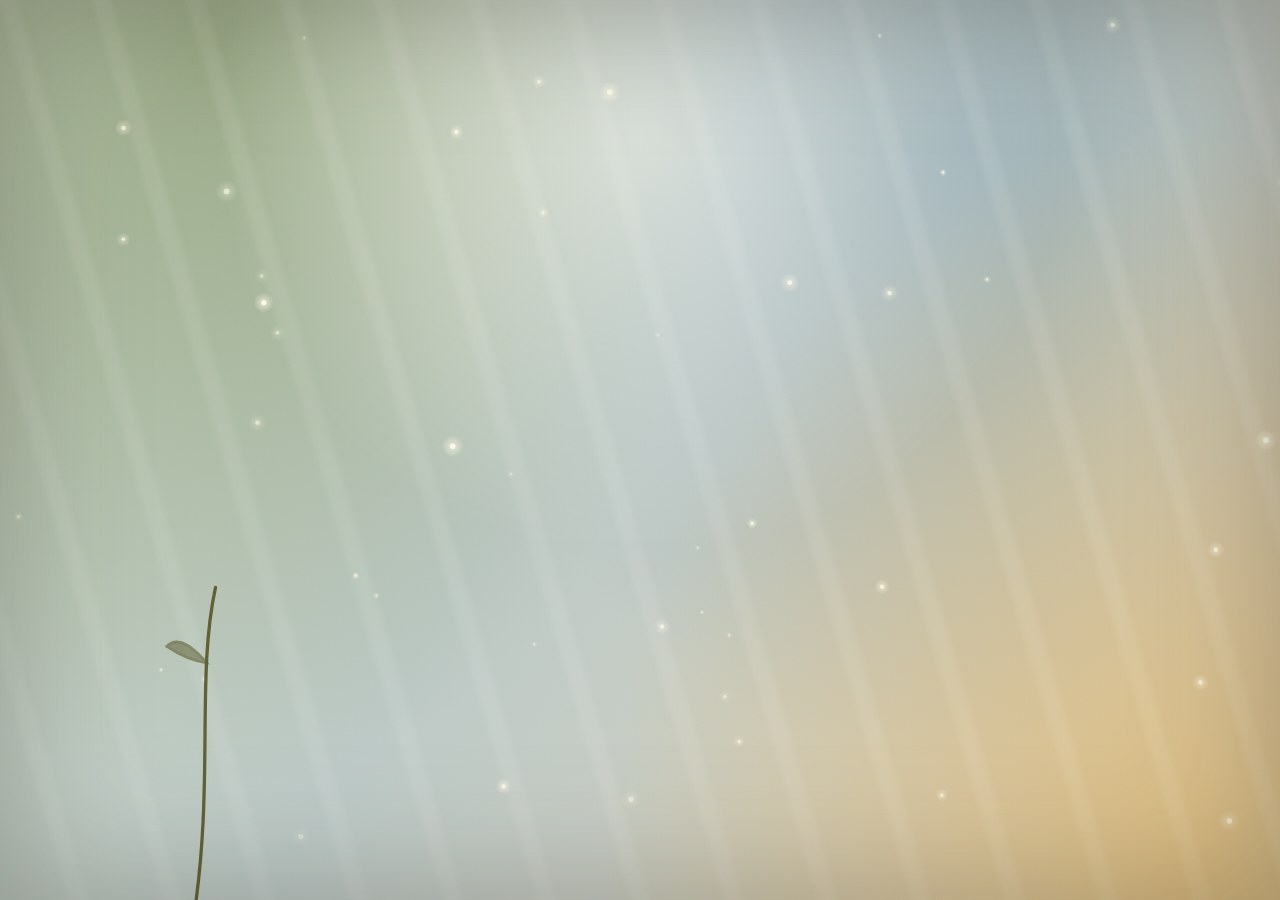
<file: hero-loop.html>
<!DOCTYPE html>
<html lang="en">
<head>
<meta charset="utf-8" />
<meta name="viewport" content="width=device-width, initial-scale=1" />
<title>Greenhouse — ambient hero loop</title>
<style>
  :root {
    --olive: #858549; --olive-dk: #5f5f34; --ochre: #DAB877;
    --sage: #97A782; --cream: #F4F5E7; --forest: #20241A;
  }
  * { margin: 0; box-sizing: border-box; }
  html, body { height: 100%; overflow: hidden; background: #cdd8c6; }
  .scene { position: absolute; inset: 0; overflow: hidden; }

  /* warm base wash, slowly breathing */
  .base {
    position: absolute; inset: -10%;
    background:
      radial-gradient(60% 120% at 22% 12%, rgba(151,167,130,0.95), transparent 58%),
      radial-gradient(70% 130% at 86% 92%, rgba(218,184,119,0.92), transparent 55%),
      radial-gradient(55% 95% at 70% 22%, rgba(136,163,174,0.75), transparent 60%),
      linear-gradient(120deg, #c9d6bf, #bcc9c6 45%, #e6d6bd 100%);
    animation: breathe 18s ease-in-out infinite alternate;
  }
  @keyframes breathe { from { transform: scale(1.04) translate(-1%,-1%); } to { transform: scale(1.12) translate(2%,2%); } }

  /* diagonal god-rays sweeping slowly */
  .rays {
    position: absolute; inset: -40%; transform-origin: 60% 0;
    background: repeating-linear-gradient(74deg,
      rgba(255,250,235,0) 0 26px,
      rgba(255,250,235,0.16) 30px 44px,
      rgba(255,250,235,0) 48px 90px);
    mix-blend-mode: screen; opacity: 0.5;
    animation: sweep 22s linear infinite;
    filter: blur(2px);
  }
  @keyframes sweep { from { transform: translateX(-6%) rotate(-1deg); } to { transform: translateX(6%) rotate(1deg); } }

  .glow-top { position: absolute; left: 50%; top: -30%; width: 90%; height: 90%; transform: translateX(-50%);
    background: radial-gradient(circle, rgba(255,248,225,0.55), transparent 60%); mix-blend-mode: screen; }

  canvas { position: absolute; inset: 0; width: 100%; height: 100%; }

  /* growing vine */
  .vine { position: absolute; left: 4%; bottom: -2%; width: 46%; height: 92%; overflow: visible; }
  .vine path, .vine .leaf { stroke: var(--olive-dk); fill: none; stroke-width: 2.4; stroke-linecap: round; }
  .vine .leaf { fill: rgba(95,95,52,0.0); }

  /* grain + vignette */
  .grain { position: absolute; inset: 0; opacity: 0.07; mix-blend-mode: overlay;
    background-image: url("data:image/svg+xml,%3Csvg xmlns='http://www.w3.org/2000/svg' width='140' height='140'%3E%3Cfilter id='n'%3E%3CfeTurbulence type='fractalNoise' baseFrequency='0.9' numOctaves='2'/%3E%3C/filter%3E%3Crect width='100%25' height='100%25' filter='url(%23n)'/%3E%3C/svg%3E"); }
  .vignette { position: absolute; inset: 0; box-shadow: inset 0 0 140px rgba(46,40,28,0.34); pointer-events: none; }

  @media (prefers-reduced-motion: reduce) {
    .base, .rays { animation: none; }
  }
</style>
</head>
<body>
  <div class="scene">
    <div class="base"></div>
    <div class="glow-top"></div>
    <div class="rays"></div>
    <canvas id="motes"></canvas>
    <svg class="vine" viewBox="0 0 300 600" preserveAspectRatio="xMidYMax meet" aria-hidden="true">
      <path id="stem" d="M40 600 C 60 470, 30 380, 80 300 C 120 235, 95 165, 150 110 C 180 80, 175 45, 205 20" />
      <g id="leaves"></g>
    </svg>
    <div class="grain"></div>
    <div class="vignette"></div>
  </div>

<script>
(function () {
  var reduce = matchMedia('(prefers-reduced-motion: reduce)').matches;

  /* ---- floating pollen/dust motes on canvas ---- */
  var c = document.getElementById('motes'), x = c.getContext('2d');
  var W, H, DPR = Math.min(devicePixelRatio || 1, 2), motes = [];
  function size() {
    W = c.clientWidth; H = c.clientHeight;
    c.width = W * DPR; c.height = H * DPR; x.setTransform(DPR,0,0,DPR,0,0);
  }
  size(); addEventListener('resize', size);
  var N = 46;
  for (var i = 0; i < N; i++) {
    motes.push({
      x: Math.random(), y: Math.random(),
      r: 0.6 + Math.random() * 2.4,
      sp: 0.06 + Math.random() * 0.16,     // upward drift (vh per sec)
      sway: 0.2 + Math.random() * 0.6,
      ph: Math.random() * Math.PI * 2,
      a: 0.18 + Math.random() * 0.5
    });
  }
  var last = performance.now();
  function frame(now) {
    var dt = Math.min((now - last) / 1000, 0.05); last = now;
    x.clearRect(0, 0, W, H);
    for (var i = 0; i < motes.length; i++) {
      var m = motes[i];
      m.y -= (m.sp * dt) / 1;                 // drift up
      m.ph += dt * 0.6;
      if (m.y < -0.05) { m.y = 1.05; m.x = Math.random(); }
      var px = (m.x + Math.sin(m.ph) * 0.012 * m.sway) * W;
      var py = m.y * H;
      var glow = x.createRadialGradient(px, py, 0, px, py, m.r * 4);
      glow.addColorStop(0, 'rgba(255,250,228,' + m.a + ')');
      glow.addColorStop(1, 'rgba(255,250,228,0)');
      x.fillStyle = glow;
      x.beginPath(); x.arc(px, py, m.r * 4, 0, 6.283); x.fill();
      x.fillStyle = 'rgba(255,252,236,' + Math.min(m.a + 0.2, 0.9) + ')';
      x.beginPath(); x.arc(px, py, m.r, 0, 6.283); x.fill();
    }
    requestAnimationFrame(frame);
  }
  if (!reduce) requestAnimationFrame(frame);
  else { /* draw one static frame */ requestAnimationFrame(frame); cancelAnimationFrame; }

  /* ---- vine grow-in loop (stroke-dash) + leaves ---- */
  var stem = document.getElementById('stem');
  var L = stem.getTotalLength();
  stem.style.strokeDasharray = L;
  // leaves anchored along the stem
  var leavesG = document.getElementById('leaves');
  var leafPts = [0.30, 0.46, 0.60, 0.74, 0.86];
  var leafEls = leafPts.map(function (t, i) {
    var p = stem.getPointAtLength(L * t);
    var dir = i % 2 ? 1 : -1;
    var el = document.createElementNS('http://www.w3.org/2000/svg', 'path');
    var lx = p.x + dir * 34, ly = p.y - 14;
    el.setAttribute('d', 'M' + p.x + ' ' + p.y + ' Q ' + (p.x + dir*22) + ' ' + (p.y-26) + ' ' + lx + ' ' + ly +
                         ' Q ' + (p.x + dir*16) + ' ' + (p.y-2) + ' ' + p.x + ' ' + p.y + ' Z');
    el.setAttribute('class', 'leaf');
    el.style.fill = 'rgba(95,95,52,0.85)';
    el.style.opacity = 0;
    el.style.transformOrigin = p.x + 'px ' + p.y + 'px';
    leavesG.appendChild(el);
    return { el: el, t: t };
  });

  function runVine() {
    if (reduce) {
      stem.style.strokeDashoffset = 0;
      leafEls.forEach(function (o) { o.el.style.opacity = 0.85; o.el.style.transform = 'scale(1)'; });
      return;
    }
    var DUR = 9000, HOLD = 2600, FADE = 1400, start = performance.now();
    function step(now) {
      var t = now - start;
      // draw stem 0..DUR
      var d = Math.min(t / DUR, 1);
      var ease = 1 - Math.pow(1 - d, 3);
      stem.style.strokeDashoffset = L * (1 - ease);
      // leaves pop as the line passes them
      leafEls.forEach(function (o) {
        var on = ease > o.t + 0.02;
        var lp = Math.max(0, Math.min((ease - o.t) / 0.12, 1));
        o.el.style.opacity = on ? 0.85 * lp : 0;
        o.el.style.transform = 'scale(' + (0.4 + 0.6 * lp) + ')';
      });
      if (t < DUR + HOLD) { requestAnimationFrame(step); return; }
      // fade everything out, then restart
      var ft = (t - DUR - HOLD) / FADE;
      var o = Math.max(1 - ft, 0);
      stem.style.opacity = o;
      leavesG.style.opacity = o;
      if (ft < 1) { requestAnimationFrame(step); }
      else {
        stem.style.opacity = 1; leavesG.style.opacity = 1;
        start = performance.now(); requestAnimationFrame(step);
      }
    }
    requestAnimationFrame(step);
  }
  runVine();
})();
</script>
</body>
</html>
</file>
<file: styles.css>
/* ============================================================
   The Green House Foundation — Design System
   Global entry point. Consumers link THIS file only.
   Keep this file as @import lines only.
   ============================================================ */
@import url('./tokens/fonts.css');
@import url('./tokens/colors.css');
@import url('./tokens/typography.css');
@import url('./tokens/spacing.css');
@import url('./tokens/bacone.css');
@import url('./tokens/base.css');
</file>
